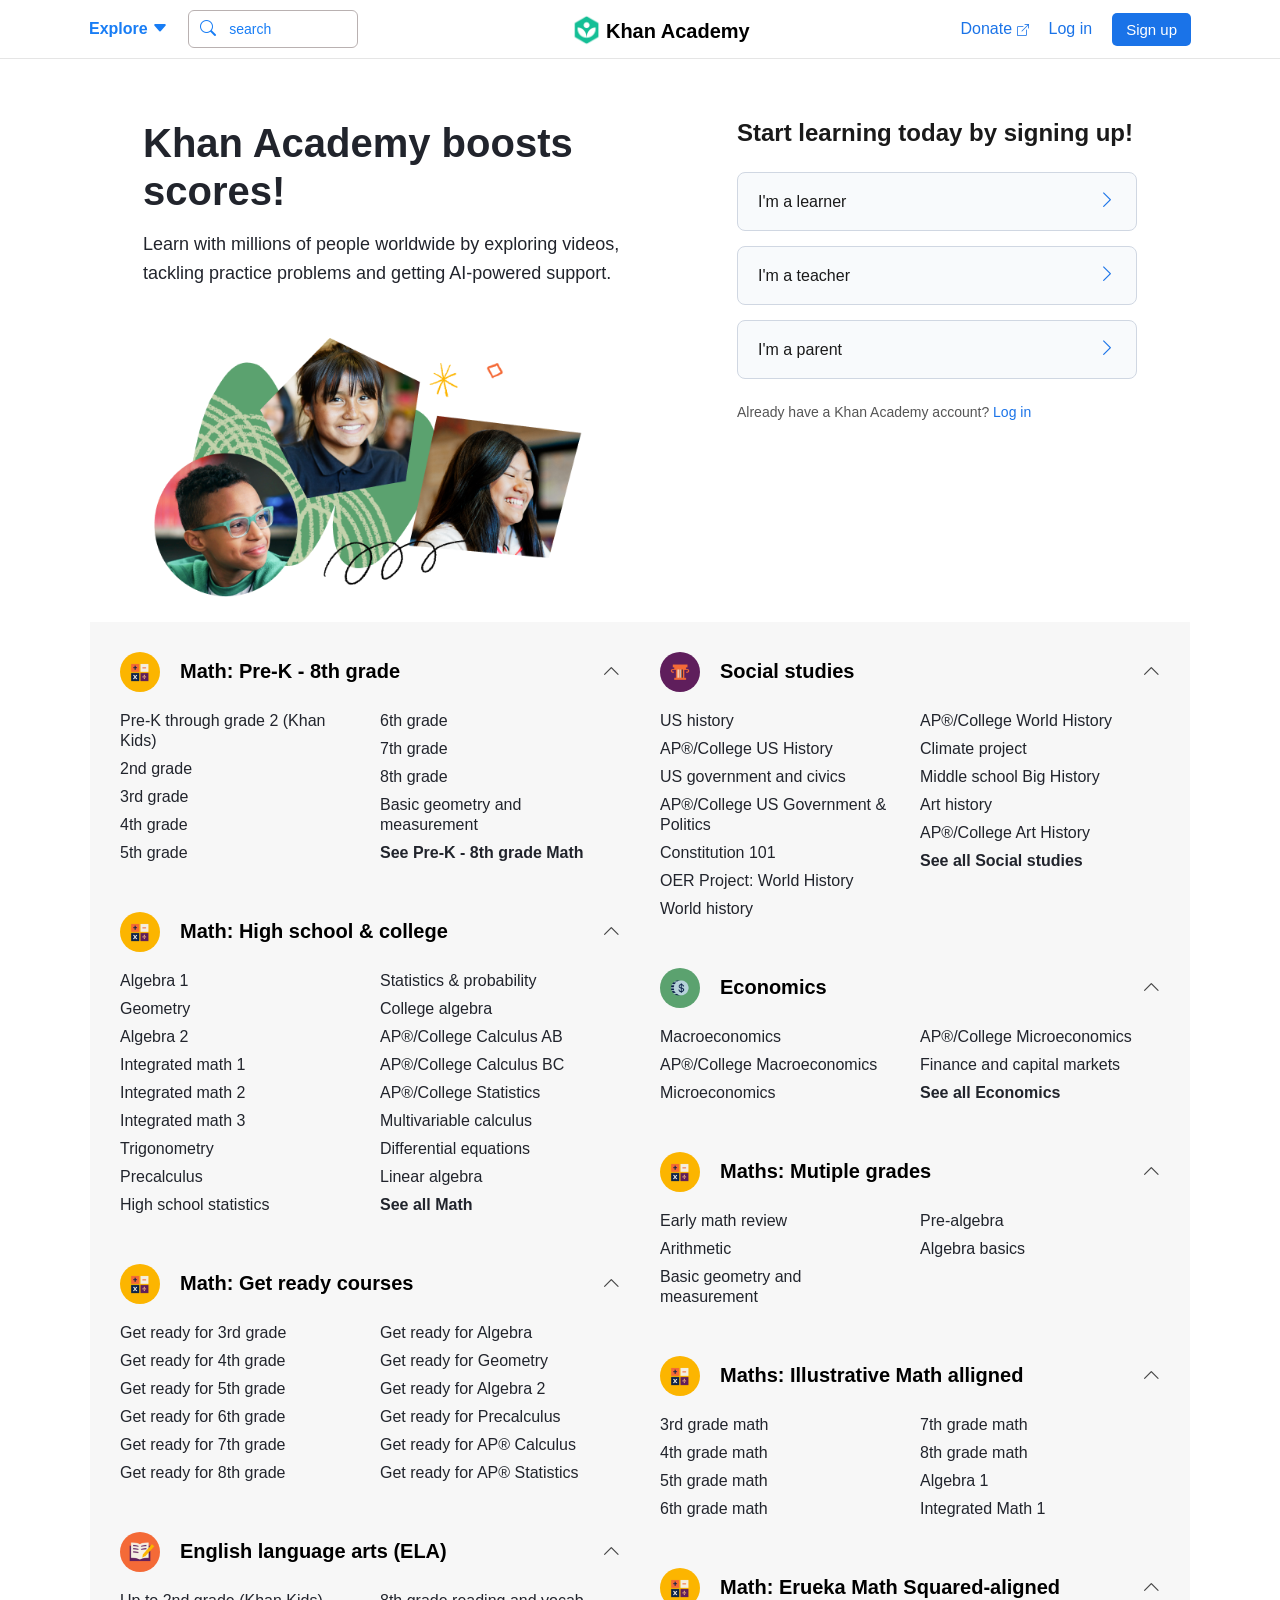
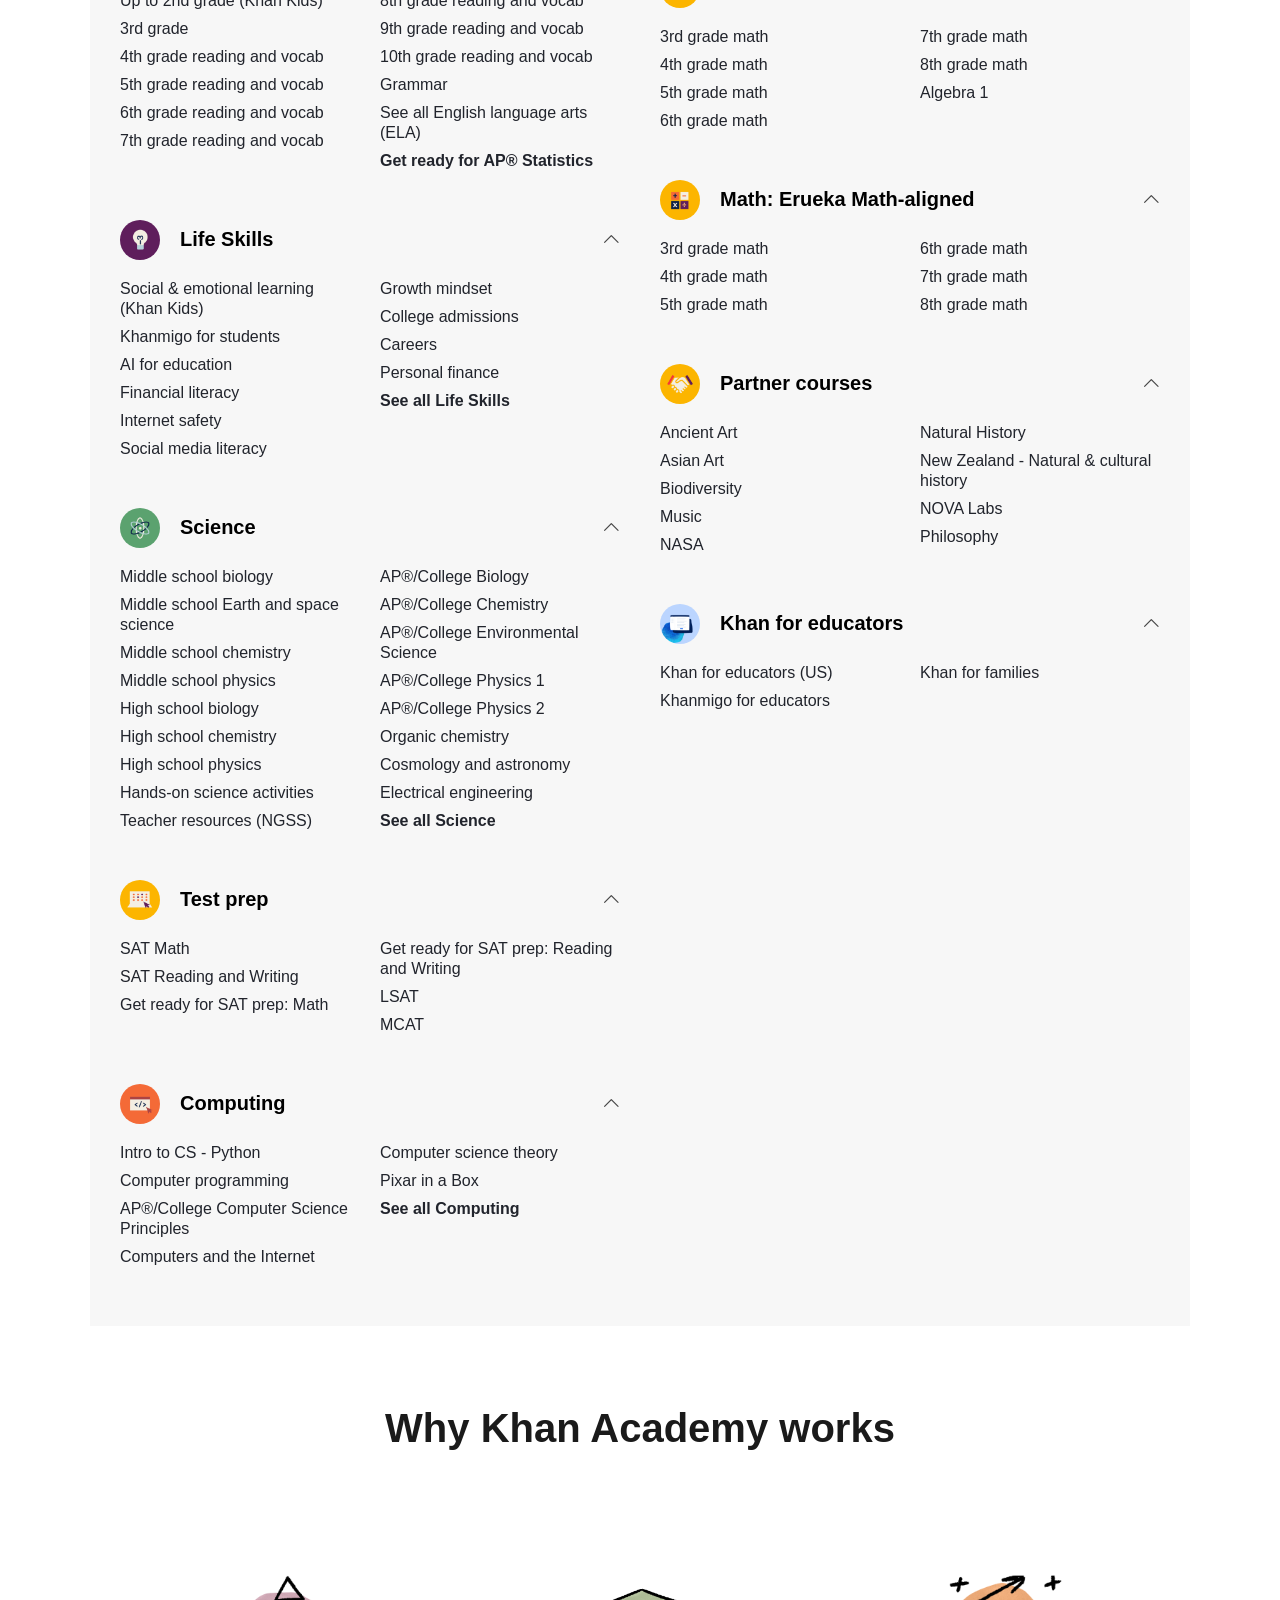
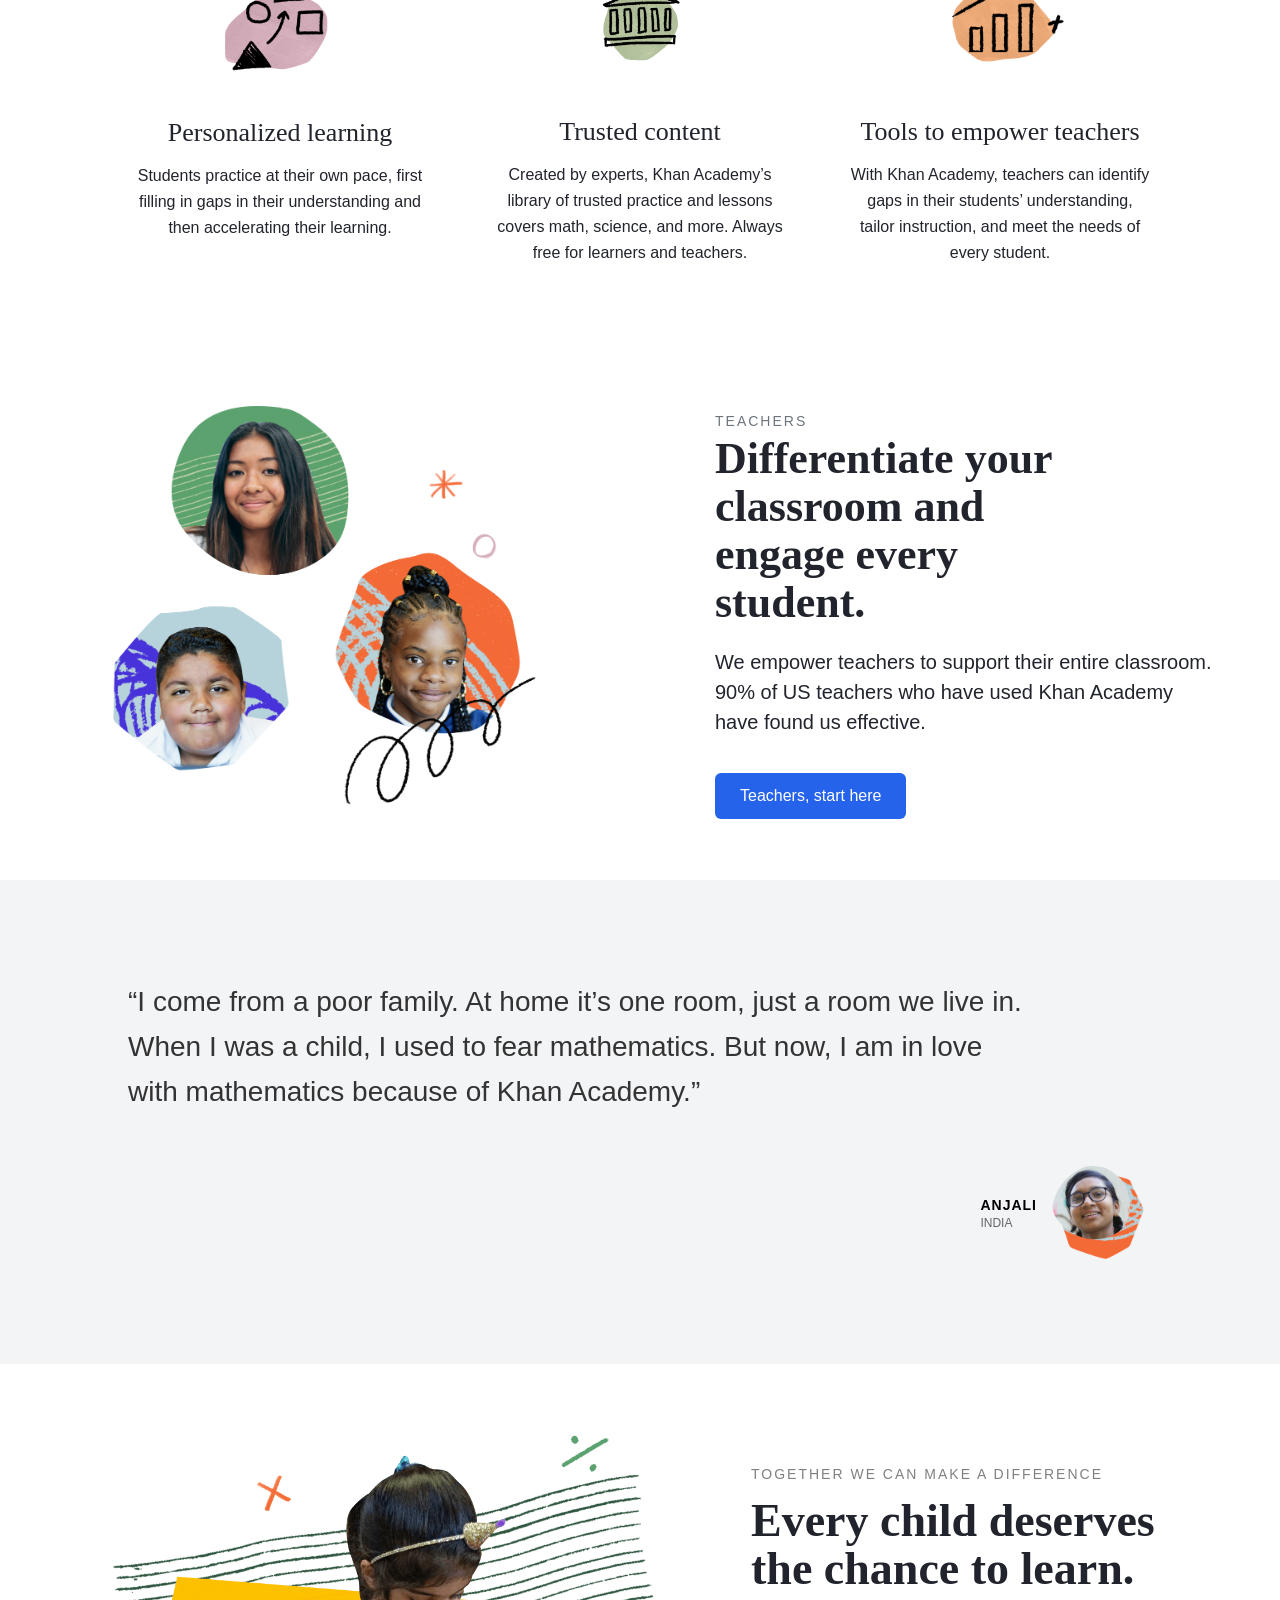
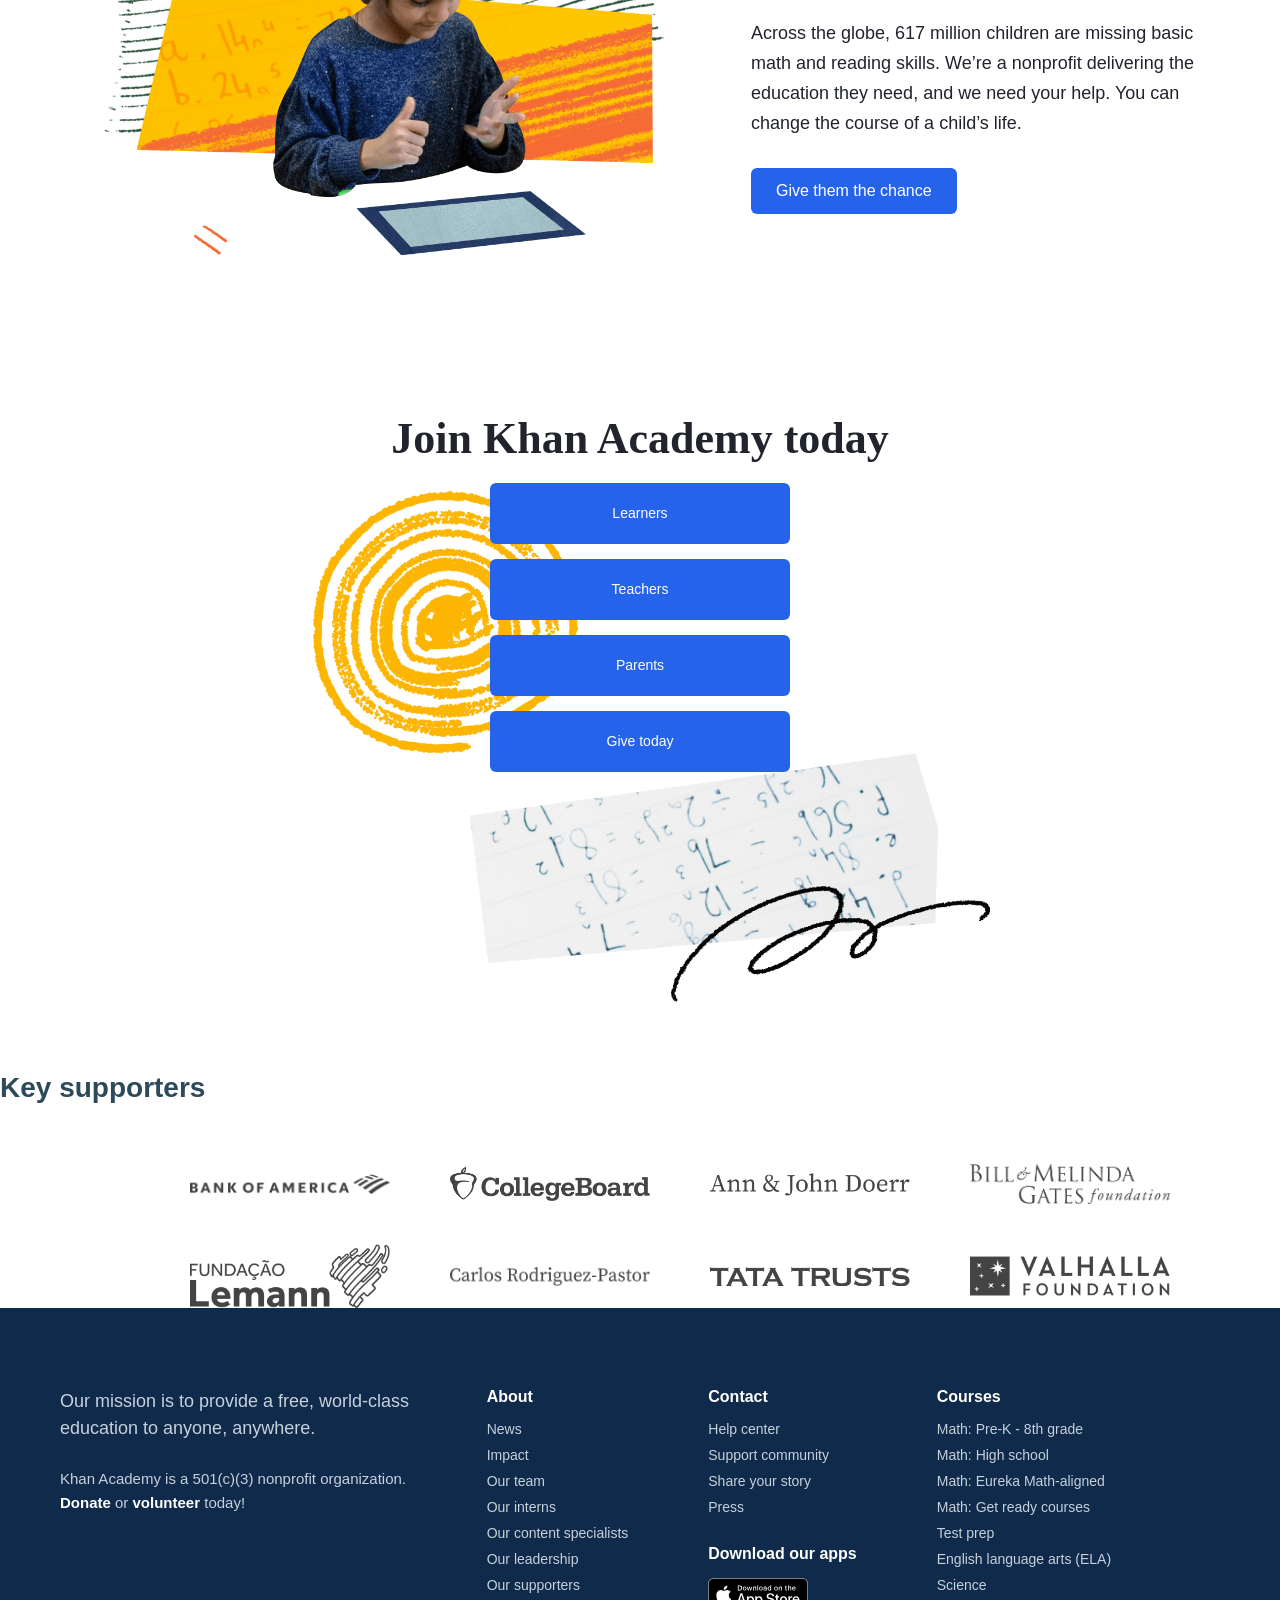
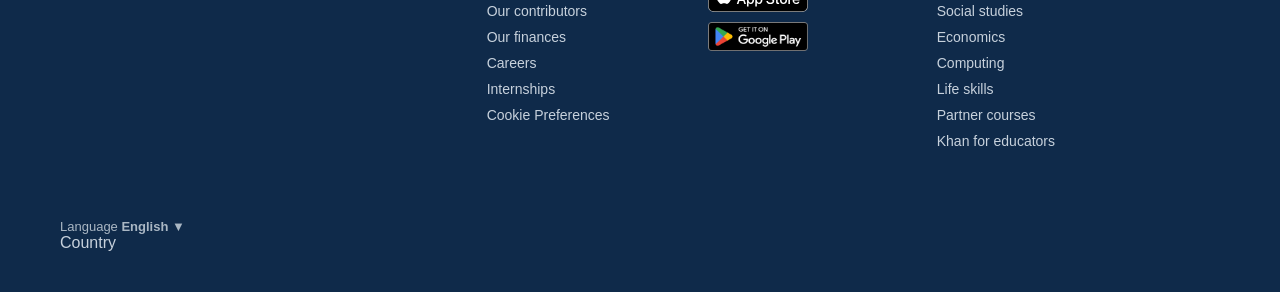
<file: index.html>
<!DOCTYPE html>
<html lang="en">

<head>
    <link rel="stylesheet" href="./css/index.css">
    <meta charset="UTF-8">
    <meta name="viewport" content="width=device-width, initial-scale=1.0">
    <title>khan</title>
    <link rel="stylesheet" href="https://cdn.jsdelivr.net/npm/bootstrap-icons@1.13.1/font/bootstrap-icons.min.css">
</head>

<body>
    <div class="navbase">
        <nav class="navbar">
            <div class="nav-left">

                <div class="explore-wrapper">
                    <a href="#" class="explore-btn">Explore <i class="bi bi-caret-down-fill"></i> </a>
                    <div class="dropdown3">


                        <div class="left">
                            <div class="item">Math: Pre-K - 8th grade</div>
                            <div class="item">Math: High school & college</div>
                            <div class="item">Math: Multiple grades</div>
                            <div class="item">Math: Illustrative Math-aligned</div>
                            <div class="item">Math: Eureka Math Squared-aligned</div>
                            <div class="item active">Math: Eureka Math-aligned</div>
                            <div class="item">Math: Get ready courses</div>
                            <div class="item">Test prep</div>
                            <div class="item">English language arts (ELA)</div>
                            <div class="item">Science</div>
                            <div class="item">Social studies</div>
                            <div class="item">Economics</div>
                            <div class="item">Computing</div>
                            <div class="item">Life skills</div>
                        </div>


                        <div class="right">
                            <div class="content">
                                <h4>MATH: EUREKA MATH-ALIGNED</h4>
                                <p>3rd grade math</p>
                                <p>4th grade math</p>
                                <p>5th grade math</p>
                                <p>6th grade math</p>
                                <p>7th grade math</p>
                                <p>8th grade math</p>
                            </div>
                        </div>

                    </div>
                </div>
                <div class="search-container">
                    <i class="bi bi-search" id="now"></i>
                    <input type="text" placeholder="search" id="now">
                </div>
            </div>
            <div class="nav-center">
                <img src="./mutimedia/image/original logo.png" alt="logo">
                <span>Khan Academy</span>
            </div>
            
            <div class="nav-right">
                <a href="./html/page2.html">Donate <i class="bi bi-box-arrow-up-right" id="icon"></i></a>
                <a href="./html/page5.html">Log in</a>
                <button>Sign up</button>
            </div>
            <div class="after">
                <i class="bi bi-search"></i>
                <a href="./html/page5.html"><i class="bi bi-list" id="spa"></i></a>
            </div>

        </nav>
    </div>
    <div class="total-hero">
        <div class="hero">
            <div class="hero-left">
                <h5>Khan Academy boosts scores!</h5>
                <p>Learn with millions of people worldwide by exploring videos, tackling practice problems and getting
                    AI-powered support.</p>
                <img src="./mutimedia/image/firstimage.png" alt="">
            </div>
            <div class="hero-right">

                <h3>Start learning today by signing up!</h3>

                <div class="role-card">
                    <span>I'm a learner</span>
                    <i class="bi bi-chevron-right"></i>
                </div>

                <div class="role-card">
                    <span>I'm a teacher</span>
                    <i class="bi bi-chevron-right"></i>
                </div>

                <div class="role-card">
                    <span>I'm a parent</span>
                    <i class="bi bi-chevron-right"></i>
                </div>

                <p class="login-text">
                    Already have a Khan Academy account?
                    <a href="./html/page5.html">Log in</a>
                </p>
                <div class="khanhide">
                    <h5>Khan Academy boosts scores!</h5>
                    <p>Learn with millions of people worldwide by exploring videos, tackling practice problems and
                        getting
                        AI-powered support.</p>
                </div>

            </div>
        </div>
    </div>
    <div class="explore-menu">

        <div class="explore-left">

            <div class="menu-section">

                <div class="menu-title">
                    <span class="icon"><img src="./mutimedia/image/maths.png" alt=""></span>
                    <h3>Math: Pre-K - 8th grade</h3>
                    <span class="arrow"><i class="bi bi-chevron-up"></i></span>
                </div>

                <div class="menu-content">

                    <div class="menu-column">
                        <a href="#">Pre-K through grade 2 (Khan Kids)</a>
                        <a href="#">2nd grade</a>
                        <a href="#">3rd grade</a>
                        <a href="#">4th grade</a>
                        <a href="#">5th grade</a>
                    </div>

                    <div class="menu-column">
                        <a href="#">6th grade</a>
                        <a href="#">7th grade</a>
                        <a href="#">8th grade</a>
                        <a href="#">Basic geometry and measurement</a>
                        <a href="#"><strong>See Pre-K - 8th grade Math</strong></a>
                    </div>

                </div>

            </div>

            <div class="menu-section">
                <div class="menu-title">
                    <span class="icon"><img src="./mutimedia/image/maths.png" alt=""></span>
                    <h3>Math: High school & college</h3>
                    <span class="arrow"><i class="bi bi-chevron-up"></i></span>
                </div>

                <div class="menu-content">

                    <div class="menu-column">
                        <a href="#">Algebra 1</a>
                        <a href="#">Geometry</a>
                        <a href="#">Algebra 2</a>
                        <a href="#">Integrated math 1</a>
                        <a href="#">Integrated math 2</a>
                        <a href="#">Integrated math 3</a>
                        <a href="#">Trigonometry</a>
                        <a href="#">Precalculus</a>
                        <a href="#">High school statistics</a>
                    </div>

                    <div class="menu-column">
                        <a href="#">Statistics & probability</a>
                        <a href="#">College algebra</a>
                        <a href="#">AP®/College Calculus AB</a>
                        <a href="#">AP®/College Calculus BC</a>
                        <a href="#">AP®/College Statistics</a>
                        <a href="#">Multivariable calculus</a>
                        <a href="#">Differential equations</a>
                        <a href="#">Linear algebra</a>
                        <a href="#"><strong>See all Math</strong></a>
                    </div>

                </div>

            </div>

            <div class="menu-section">
                <div class="menu-title">
                    <span class="icon"><img src="./mutimedia/image/maths.png" alt=""></span>
                    <h3>Math: Get ready courses</h3>
                    <span class="arrow"><i class="bi bi-chevron-up"></i></span>
                </div>
                <div class="menu-content">

                    <div class="menu-column">
                        <a href="#">Get ready for 3rd grade</a>
                        <a href="#">Get ready for 4th grade</a>
                        <a href="#">Get ready for 5th grade</a>
                        <a href="#">Get ready for 6th grade</a>
                        <a href="#">Get ready for 7th grade</a>
                        <a href="#">Get ready for 8th grade</a>

                    </div>

                    <div class="menu-column">
                        <a href="#">Get ready for Algebra</a>
                        <a href="#">Get ready for Geometry</a>
                        <a href="#">Get ready for Algebra 2</a>
                        <a href="#">Get ready for Precalculus</a>
                        <a href="#">Get ready for AP® Calculus</a>
                        <a href="#">Get ready for AP® Statistics</a>

                    </div>

                </div>
            </div>
            <div class="menu-section">
                <div class="menu-title">
                    <span class="icon"><img src="./mutimedia/image/english.png" alt=""></span>
                    <h3>English language arts (ELA)</h3>
                    <span class="arrow"><i class="bi bi-chevron-up"></i></span>
                </div>
                <div class="menu-content">

                    <div class="menu-column">
                        <a href="#">Up to 2nd grade (Khan Kids)</a>
                        <a href="#">3rd grade</a>
                        <a href="#">4th grade reading and vocab</a>
                        <a href="#">5th grade reading and vocab</a>
                        <a href="#">6th grade reading and vocab</a>
                        <a href="#">7th grade reading and vocab</a>

                    </div>

                    <div class="menu-column">
                        <a href="#">8th grade reading and vocab</a>
                        <a href="#">9th grade reading and vocab</a>
                        <a href="#">10th grade reading and vocab</a>
                        <a href="#">Grammar</a>
                        <a href="#">See all English language arts (ELA)</a>
                        <a href="#"><strong>Get ready for AP® Statistics</strong></a>

                    </div>

                </div>
            </div>
            <div class="menu-section">
                <div class="menu-title">
                    <span class="icon"><img src="./mutimedia/image/life skills.png" alt=""></span>
                    <h3>Life Skills</h3>
                    <span class="arrow"><i class="bi bi-chevron-up"></i></span>
                </div>
                <div class="menu-content">

                    <div class="menu-column">
                        <a href="#">Social & emotional learning (Khan Kids)</a>
                        <a href="#">Khanmigo for students</a>
                        <a href="#">AI for education</a>
                        <a href="#">Financial literacy</a>
                        <a href="#">Internet safety</a>
                        <a href="#">Social media literacy</a>

                    </div>

                    <div class="menu-column">
                        <a href="#">Growth mindset</a>
                        <a href="#">College admissions</a>
                        <a href="#">Careers</a>
                        <a href="#">Personal finance</a>
                        <a href="#"><strong>See all Life Skills</strong></a>


                    </div>

                </div>
            </div>
            <div class="menu-section">
                <div class="menu-title">
                    <span class="icon"><img src="./mutimedia/image/science.png" alt=""></span>
                    <h3>Science</h3>
                    <span class="arrow"><i class="bi bi-chevron-up"></i></span>
                </div>
                <div class="menu-content">

                    <div class="menu-column">
                        <a href="#">Middle school biology</a>
                        <a href="#">Middle school Earth and space science </a>
                        <a href="#">Middle school chemistry</a>
                        <a href="#">Middle school physics</a>
                        <a href="#">High school biology</a>
                        <a href="#">High school chemistry</a>
                        <a href="#">High school physics</a>
                        <a href="#">Hands-on science activities
                        </a>
                        <a href="#">Teacher resources (NGSS)</a>

                    </div>

                    <div class="menu-column">
                        <a href="#">AP®︎/College Biology</a>
                        <a href="#">AP®︎/College Chemistry</a>
                        <a href="#">AP®︎/College Environmental Science</a>
                        <a href="#">AP®︎/College Physics 1</a>
                        <a href="#">AP®︎/College Physics 2</a>
                        <a href="#">Organic chemistry</a>
                        <a href="#">Cosmology and astronomy</a>
                        <a href="#">Electrical engineering</a>
                        <a href="#"><strong>See all Science</strong></a>

                    </div>

                </div>
            </div>
            <div class="menu-section">
                <div class="menu-title">
                    <span class="icon"><img src="./mutimedia/image/testprep.png" alt=""></span>
                    <h3>Test prep</h3>
                    <span class="arrow"><i class="bi bi-chevron-up"></i></span>
                </div>
                <div class="menu-content">

                    <div class="menu-column">
                        <a href="#">SAT Math</a>
                        <a href="#">SAT Reading and Writing</a>
                        <a href="#">Get ready for SAT prep: Math</a>


                    </div>

                    <div class="menu-column">
                        <a href="#">Get ready for SAT prep: Reading and Writing</a>
                        <a href="#">LSAT</a>
                        <a href="#">MCAT</a>


                    </div>

                </div>

            </div>
            <div class="menu-section">
                <div class="menu-title">
                    <span class="icon"><img src="./mutimedia/image/computing.png" alt=""></span>
                    <h3>Computing</h3>
                    <span class="arrow"><i class="bi bi-chevron-up"></i></span>
                </div>
                <div class="menu-content">

                    <div class="menu-column">
                        <a href="#">Intro to CS - Python</a>
                        <a href="#">Computer programming </a>
                        <a href="#">AP®︎/College Computer Science Principles</a>
                        <a href="#">Computers and the Internet</a>


                    </div>

                    <div class="menu-column">
                        <a href="#">Computer science theory</a>
                        <a href="#">Pixar in a Box</a>
                        <a href="#"><strong>See all Computing</strong></a>


                    </div>

                </div>
            </div>
        </div>


        <div class="explore-right">

            <div class="menu-section">
                <div class="menu-title">
                    <span class="icon"><img src="./mutimedia/image/socialstudies.png" alt=""></span>
                    <h3>Social studies</h3>
                    <span class="arrow"><i class="bi bi-chevron-up"></i></span>
                </div>

                <div class="menu-content">

                    <div class="menu-column">
                        <a href="#">US history</a>
                        <a href="#">AP®/College US History</a>
                        <a href="#">US government and civics</a>
                        <a href="#">AP®/College US Government & Politics</a>
                        <a href="#">Constitution 101</a>
                        <a href="#">OER Project: World History</a>
                        <a href="#">World history</a>
                    </div>

                    <div class="menu-column">
                        <a href="#">AP®/College World History</a>
                        <a href="#">Climate project</a>
                        <a href="#">Middle school Big History</a>
                        <a href="#">Art history</a>
                        <a href="#">AP®/College Art History</a>
                        <a href="#"><strong>See all Social studies</strong></a>
                    </div>

                </div>
            </div>


            <div class="menu-section">
                <div class="menu-title">
                    <span class="icon"><img src="./mutimedia/image/economics.png" alt=""></span>
                    <h3>Economics</h3>
                    <span class="arrow"><i class="bi bi-chevron-up"></i></span>
                </div>

                <div class="menu-content">

                    <div class="menu-column">
                        <a href="#">Macroeconomics</a>
                        <a href="#">AP®/College Macroeconomics</a>
                        <a href="#"> Microeconomics</a>
                    </div>

                    <div class="menu-column">
                        <a href="#">AP®/College Microeconomics</a>
                        <a href="#">Finance and capital markets</a>
                        <a href="#"><strong>See all Economics</strong></a>
                    </div>

                </div>
            </div>
            <div class="menu-section">
                <div class="menu-title">
                    <span class="icon"><img src="./mutimedia/image/maths.png" alt=""></span>
                    <h3>Maths: Mutiple grades</h3>
                    <span class="arrow"><i class="bi bi-chevron-up"></i></span>
                </div>

                <div class="menu-content">

                    <div class="menu-column">
                        <a href="#">Early math review</a>
                        <a href="#">Arithmetic</a>
                        <a href="#"> Basic geometry and measurement</a>
                    </div>

                    <div class="menu-column">
                        <a href="#">Pre-algebra</a>
                        <a href="#">Algebra basics</a>

                    </div>

                </div>
            </div>
            <div class="menu-section">
                <div class="menu-title">
                    <span class="icon"><img src="./mutimedia/image/maths.png" alt=""></span>
                    <h3>Maths: Illustrative Math alligned</h3>
                    <span class="arrow"><i class="bi bi-chevron-up"></i></span>
                </div>

                <div class="menu-content">

                    <div class="menu-column">
                        <a href="#">3rd grade math</a>
                        <a href="#">4th grade math</a>
                        <a href="#">5th grade math</a>
                        <a href="#">6th grade math</a>
                    </div>

                    <div class="menu-column">
                        <a href="#">7th grade math</a>
                        <a href="#">8th grade math</a>
                        <a href="#">Algebra 1</a>
                        <a href="#">Integrated Math 1</a>
                    </div>

                </div>
            </div>
            <div class="menu-section">
                <div class="menu-title">
                    <span class="icon"><img src="./mutimedia/image/maths.png" alt=""></span>
                    <h3>Math: Erueka Math Squared-aligned</h3>
                    <span class="arrow"><i class="bi bi-chevron-up"></i></span>
                </div>

                <div class="menu-content">

                    <div class="menu-column">
                        <a href="#">3rd grade math</a>
                        <a href="#">4th grade math</a>
                        <a href="#">5th grade math</a>
                        <a href="#">6th grade math</a>
                    </div>

                    <div class="menu-column">
                        <a href="#">7th grade math</a>
                        <a href="#">8th grade math</a>
                        <a href="#">Algebra 1</a>
                    </div>

                </div>
            </div>
            <div class="menu-section">
                <div class="menu-title">
                    <span class="icon"><img src="./mutimedia/image/maths.png" alt=""></span>
                    <h3>Math: Erueka Math-aligned</h3>
                    <span class="arrow"><i class="bi bi-chevron-up"></i></span>
                </div>

                <div class="menu-content">

                    <div class="menu-column">
                        <a href="#">3rd grade math</a>
                        <a href="#">4th grade math</a>
                        <a href="#">5th grade math</a>
                    </div>

                    <div class="menu-column">
                        <a href="#">6th grade math</a>
                        <a href="#">7th grade math</a>
                        <a href="#">8th grade math</a>
                    </div>

                </div>
            </div>
            <div class="menu-section">
                <div class="menu-title">
                    <span class="icon"><img src="./mutimedia/image/partnercourses.png" alt=""></span>
                    <h3>Partner courses</h3>
                    <span class="arrow"><i class="bi bi-chevron-up"></i></span>
                </div>

                <div class="menu-content">

                    <div class="menu-column">
                        <a href="#">Ancient Art</a>
                        <a href="#">Asian Art</a>
                        <a href="#">Biodiversity</a>
                        <a href="#">Music</a>
                        <a href="#">NASA</a>
                    </div>

                    <div class="menu-column">
                        <a href="#">Natural History</a>
                        <a href="#">New Zealand - Natural & cultural history</a>
                        <a href="#">NOVA Labs</a>
                        <a href="#">Philosophy</a>
                    </div>

                </div>
            </div>
            <div class="menu-section">
                <div class="menu-title">
                    <span class="icon"><img src="./mutimedia/image/khan for educators.png" alt=""></span>
                    <h3>Khan for educators</h3>
                    <span class="arrow"><i class="bi bi-chevron-up"></i></span>
                </div>

                <div class="menu-content">

                    <div class="menu-column">
                        <a href="#">Khan for educators (US)</a>
                        <a href="#">Khanmigo for educators</a>

                    </div>

                    <div class="menu-column">
                        <a href="#">Khan for families</a>

                    </div>

                </div>
            </div>

        </div>

    </div>
    <section class="why-section">
        <h1>Why Khan Academy works</h1>

        <div class="features">

            <div class="feature">
                <div class="ico"><img src="./mutimedia/image/sec1.png" alt=""></div>
                <h3>Personalized learning</h3>
                <p>
                    Students practice at their own pace, first filling in gaps in their
                    understanding and then accelerating their learning.
                </p>
            </div>

            <div class="feature">
                <div class="ico"><img src="./mutimedia/image/sec2.png" alt=""></div>
                <h3>Trusted content</h3>
                <p>
                    Created by experts, Khan Academy’s library of trusted practice and
                    lessons covers math, science, and more. Always free for learners and teachers.
                </p>
            </div>

            <div class="feature">
                <div class="ico"><img src="./mutimedia/image/sec3.png" alt=""></div>
                <h3>Tools to empower teachers</h3>
                <p>
                    With Khan Academy, teachers can identify gaps in their students’
                    understanding, tailor instruction, and meet the needs of every student.
                </p>
            </div>

        </div>
    </section>
    <section class="hero2">


        <div class="imagess">
            <div class="img">
                <img src="./mutimedia/image/hero2.png" alt="">
            </div>


        </div>
        </div>


        <div class="content">
            <p class="tag">TEACHERS</p>
            <h1 id="cont">Differentiate your classroom and engage every student.</h1>
            <p id="desc">
                We empower teachers to support their entire classroom.
                90% of US teachers who have used Khan Academy have found us effective.
            </p>

            <button id="button">Teachers, start here</button>
        </div>

    </section>
    <!-- <section class="hero3">
        <div class="image4">
            <img src="./mutimedia/image/laptop.png" alt="">
        </div>
      
        <div class="content2">
            <p class="tag2">LEARNERS AND STUDENTS</p>

            <h1>
                <span class="highlight">You</span> can learn <br> anything.
            </h1>

            <p class="desc2">
                Build a deep, solid understanding in math, science, and more.
            </p>

            <button>Learners, start here</button>
        </div>

        
        <div class="image2">
            <img src="./mutimedia/image/laptop.png" alt="">
        </div>

    </section> -->
    <section class="testimonial">

        <div class="container">


            <p class="quote">
                “I come from a poor family. At home it’s one room, just a room we live in.
                When I was a child, I used to fear mathematics. But now, I am in love
                with mathematics because of Khan Academy.”
            </p>


            <div class="profile">
                <div class="info">
                    <h4>ANJALI</h4>
                    <span>INDIA</span>
                </div>

                <div class="avatar">
                    <img src="./mutimedia/image/anjali-3.png" alt="">
                </div>
            </div>

        </div>

    </section>
    <section class="hero4">
        <div class="container4">


            <div class="hero4-left">
                <img src="./mutimedia/image/kid.png" alt="Child learning">
            </div>


            <div class="hero4-right">
                <p class="small-text">TOGETHER WE CAN MAKE A DIFFERENCE</p>

                <h1 class="title4">
                    Every child deserves the chance to learn.
                </h1>

                <p class="description4">
                    Across the globe, 617 million children are missing basic math and reading skills.
                    We’re a nonprofit delivering the education they need, and we need your help.
                    You can change the course of a child’s life.
                </p>

                <button id="button">Give them the chance</button>
            </div>

        </div>
    </section>
    <div class="join-container">

        <h1>Join Khan Academy today</h1>

        <div class="buttons">
            <button>Learners</button>
            <button>Teachers</button>
            <button>Parents</button>
            <button>Give today</button>
        </div>
        <div class="bg-image">
            <img src="./mutimedia/image/last_chance_collage@2x.png" alt="">
        </div>


    </div>
    <section class="supporters">
        <div class="wave-top"></div>
    
        <h2>Key supporters</h2>

        <div class="logos">
            <img src="./mutimedia/image/bank-of-america-dark-gray@2x.png" alt="Bank of America">
            <img src="./mutimedia/image/college-board-dark-gray@2x.png" alt="College Board">
            <img src="./mutimedia/image/ann-and-john-doerr-dark-gray@2x.png" alt="Ann & John Doerr">
            <img src="./mutimedia/image/gates-foundation-dark-gray@2x.png" alt="Gates Foundation">

            <img src="./mutimedia/image/lemann-foundation-dark-gray@2x.png" alt="Fundação Lemann">
            <img src="./mutimedia/image/carlos-rodriguez-pastor-dark-gray@2x.png" alt="Carlos Rodriguez-Pastor">
            <img src="./mutimedia/image/tata-trusts-dark-gray@2x.png" alt="Tata Trusts">
            <img src="./mutimedia/image/valhalla-dark-gray@2x.png" alt="Valhalla Foundation">
        </div>
    </section>
    <footer class="footer">

        <div class="footer-container">


            <div class="footer-left">
                <p class="mission">
                    Our mission is to provide a free, world-class education to anyone, anywhere.
                </p>

                <p class="donate">
                    Khan Academy is a 501(c)(3) nonprofit organization.
                    <a href="#">Donate</a> or <a href="#">volunteer</a> today!
                </p>
            </div>


            <div class="footer-links">


                <div class="col">
                    <h4>About</h4>
                    <a href="#">News</a>
                    <a href="#">Impact</a>
                    <a href="#">Our team</a>
                    <a href="#">Our interns</a>
                    <a href="#">Our content specialists</a>
                    <a href="#">Our leadership</a>
                    <a href="#">Our supporters</a>
                    <a href="#">Our contributors</a>
                    <a href="#">Our finances</a>
                    <a href="#">Careers</a>
                    <a href="#">Internships</a>
                    <a href="#">Cookie Preferences</a>
                </div>


                <div class="col">
                    <h4>Contact</h4>
                    <a href="#">Help center</a>
                    <a href="#">Support community</a>
                    <a href="#">Share your story</a>
                    <a href="#">Press</a>

                    <h4 class="apps-title">Download our apps</h4>
                    <img class="apps" src="./mutimedia/image/en-us.svg" class="store">
                    <img class="goog" src="./mutimedia/image/google.png" class="store">
                </div>


                <div class="col" id="close">
                    <h4>Courses</h4>
                    <a href="#">Math: Pre-K - 8th grade</a>
                    <a href="#">Math: High school </a>
                    <a href="#">Math: Eureka Math-aligned</a>
                    <a href="#">Math: Get ready courses</a>
                    <a href="#">Test prep</a>
                    <a href="#">English language arts (ELA)</a>
                    <a href="#">Science</a>
                    <a href="#">Social studies</a>
                    <a href="#">Economics</a>
                    <a href="#">Computing</a>
                    <a href="#">Life skills</a>
                    <a href="#">Partner courses</a>
                    <a href="#">Khan for educators</a>
                </div>

            </div>

        </div>


        <div class="footer-bottom">
            <div class="language">
                Language <strong>English</strong> ▼
            </div>

        </div>
        <div class="counting">
    <span class="country-title">Country</span>

    <!-- <div class="view">
        <div class="country-item">
            <img src="./mutimedia/image/us.png"> <span>U.S.</span>
        </div>

        <div class="country-item">
            <img src="./mutimedia/image/india.png"> <span>India</span>
        </div>

        <div class="country-item">
            <img src="./mutimedia/image/mexico.png"> <span>Mexico</span>
        </div>

        <div class="country-item">
            <img src="./mutimedia/image/brazil.png"> <span>Brazil</span>
        </div>
    </div> -->
</div>

    </footer>
</body>

<script>
    const sections = document.querySelectorAll(".menu-section");

    sections.forEach(section => {
        section.querySelector(".menu-title").addEventListener("click", () => {
            section.classList.toggle("active");
        });
    });
</script>

</html>
</file>
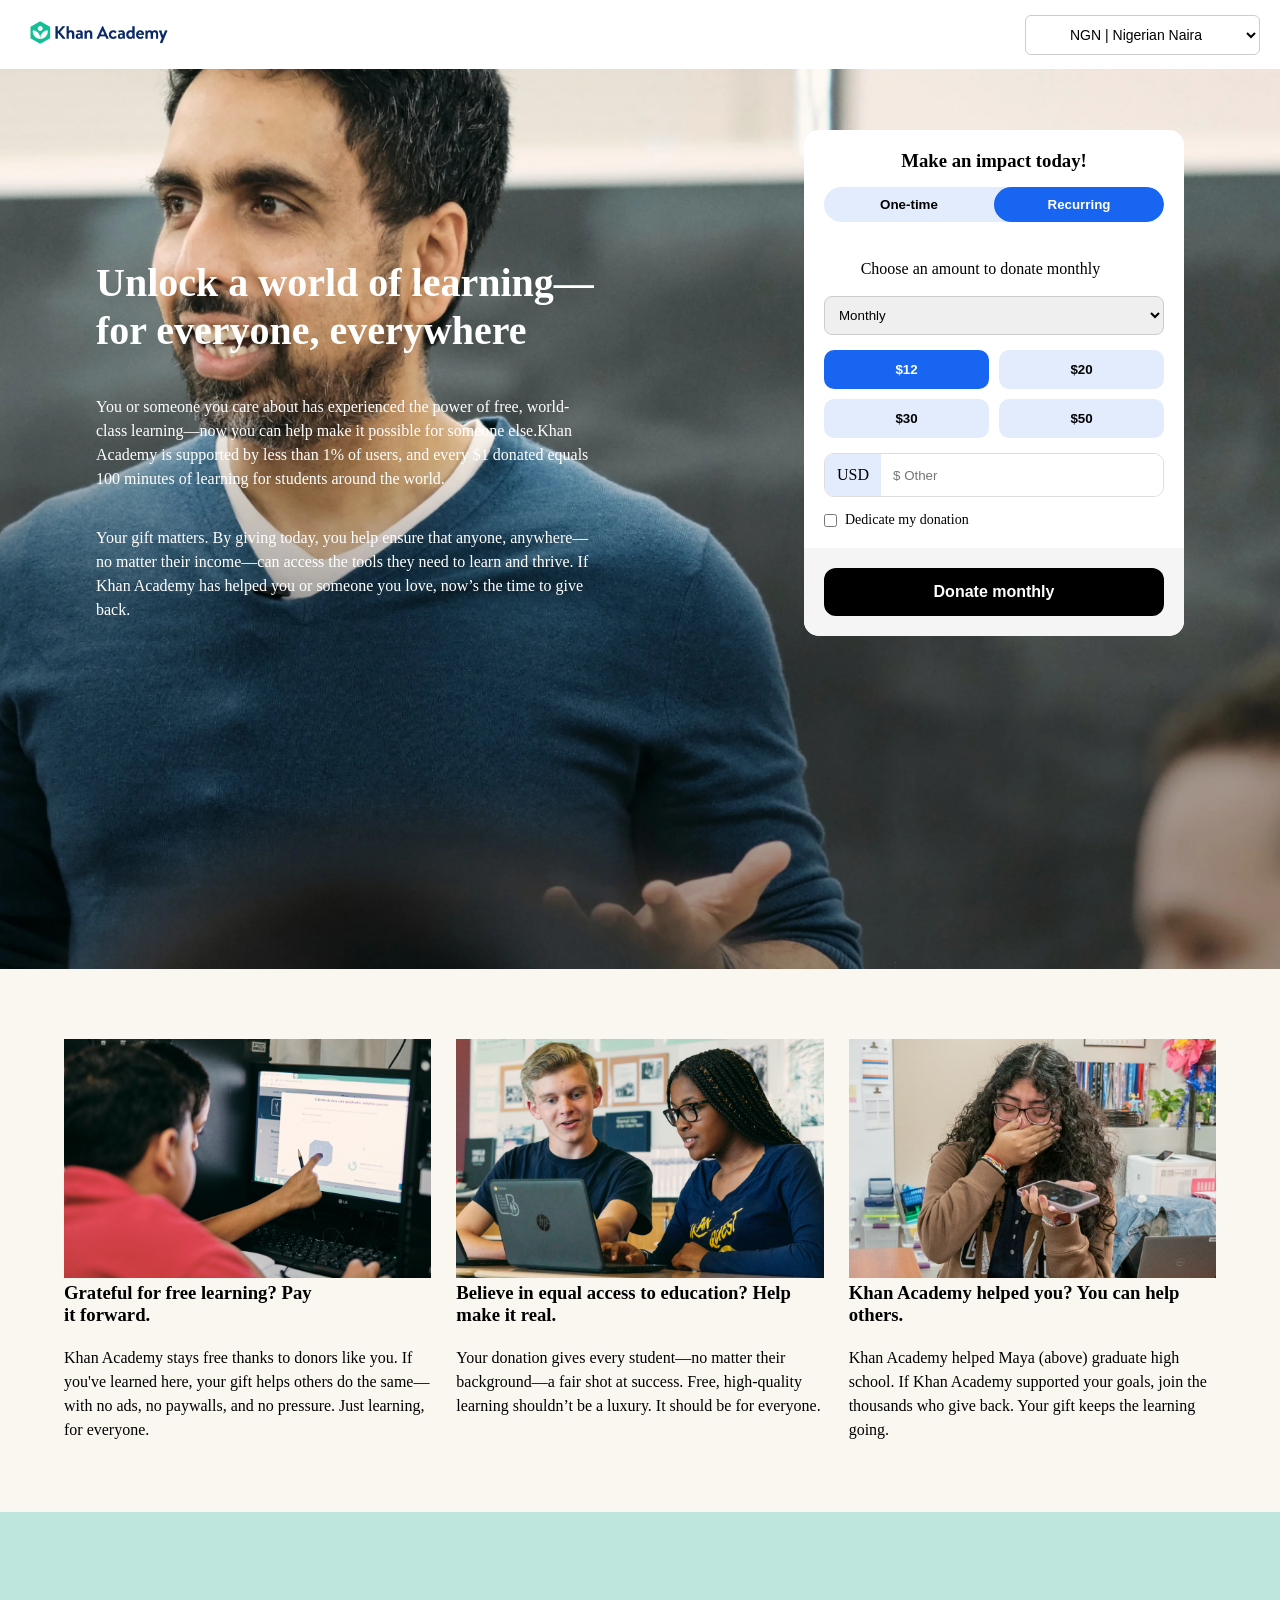
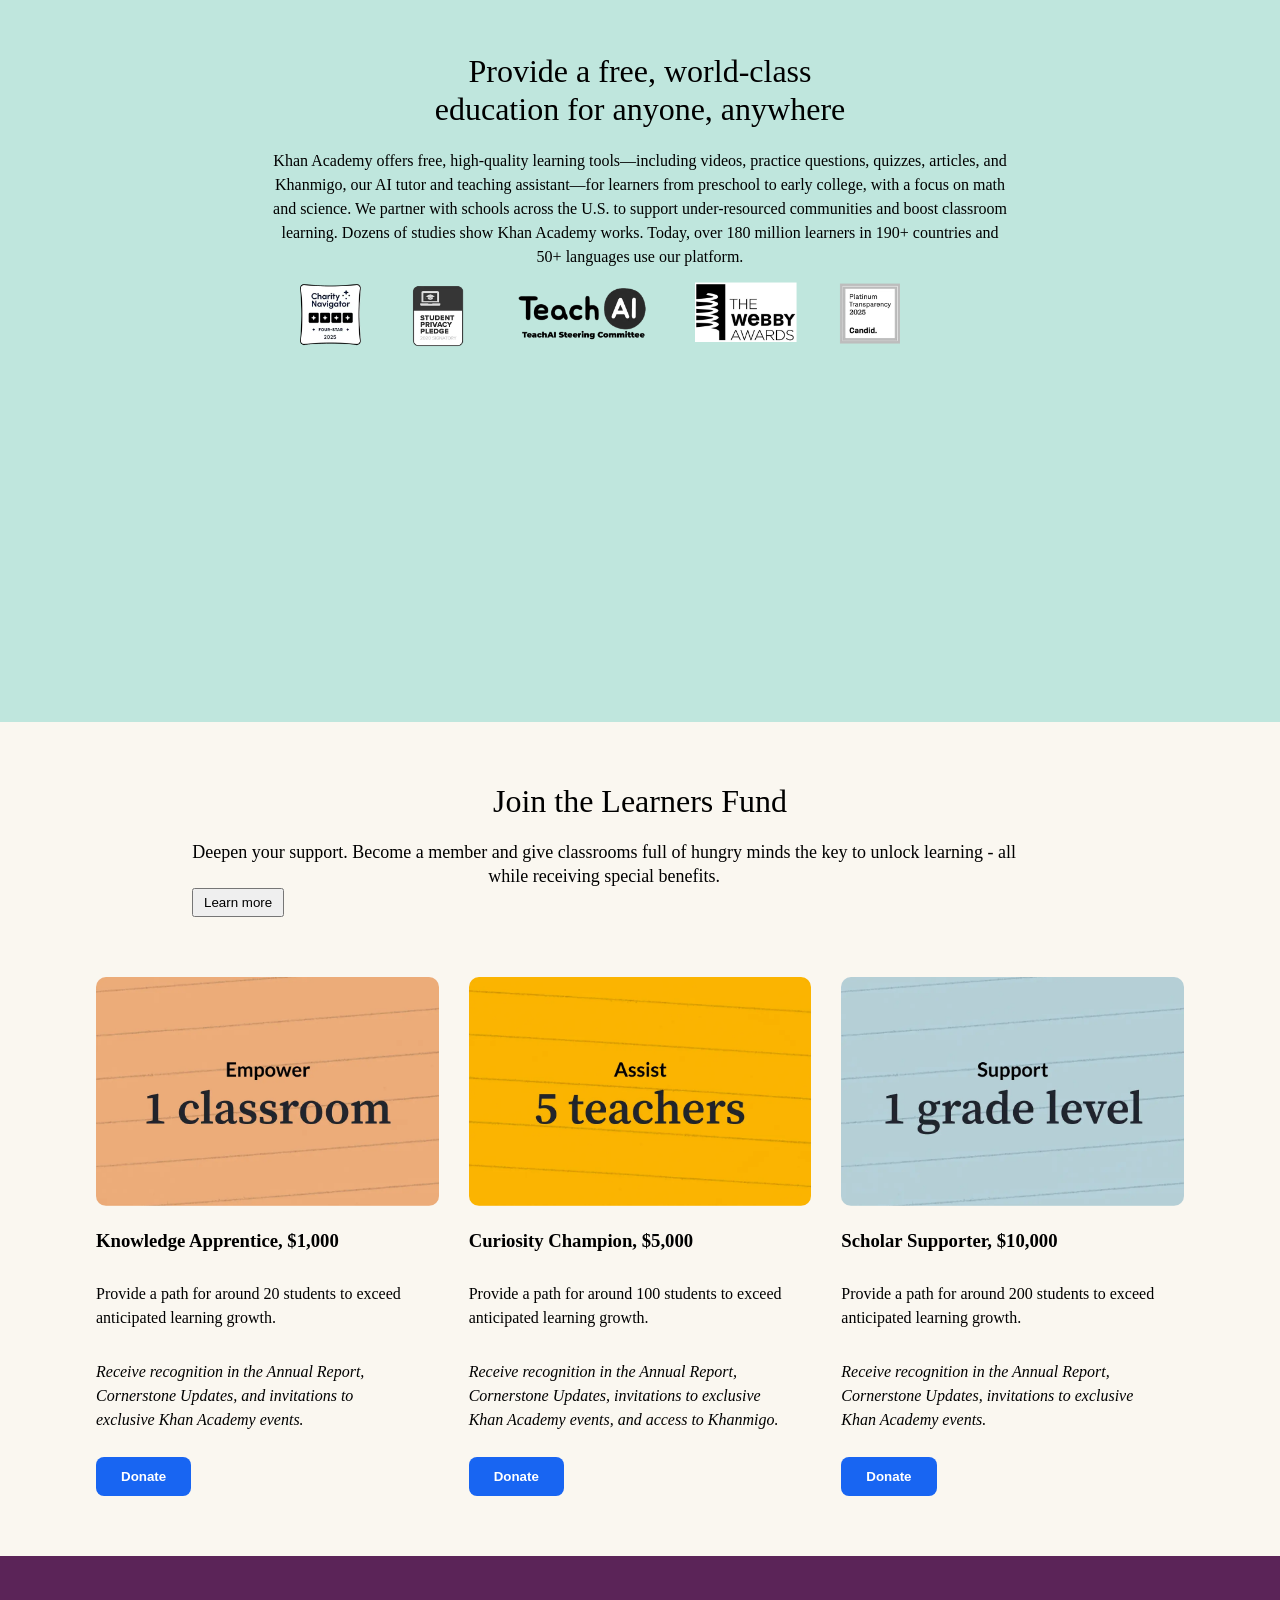
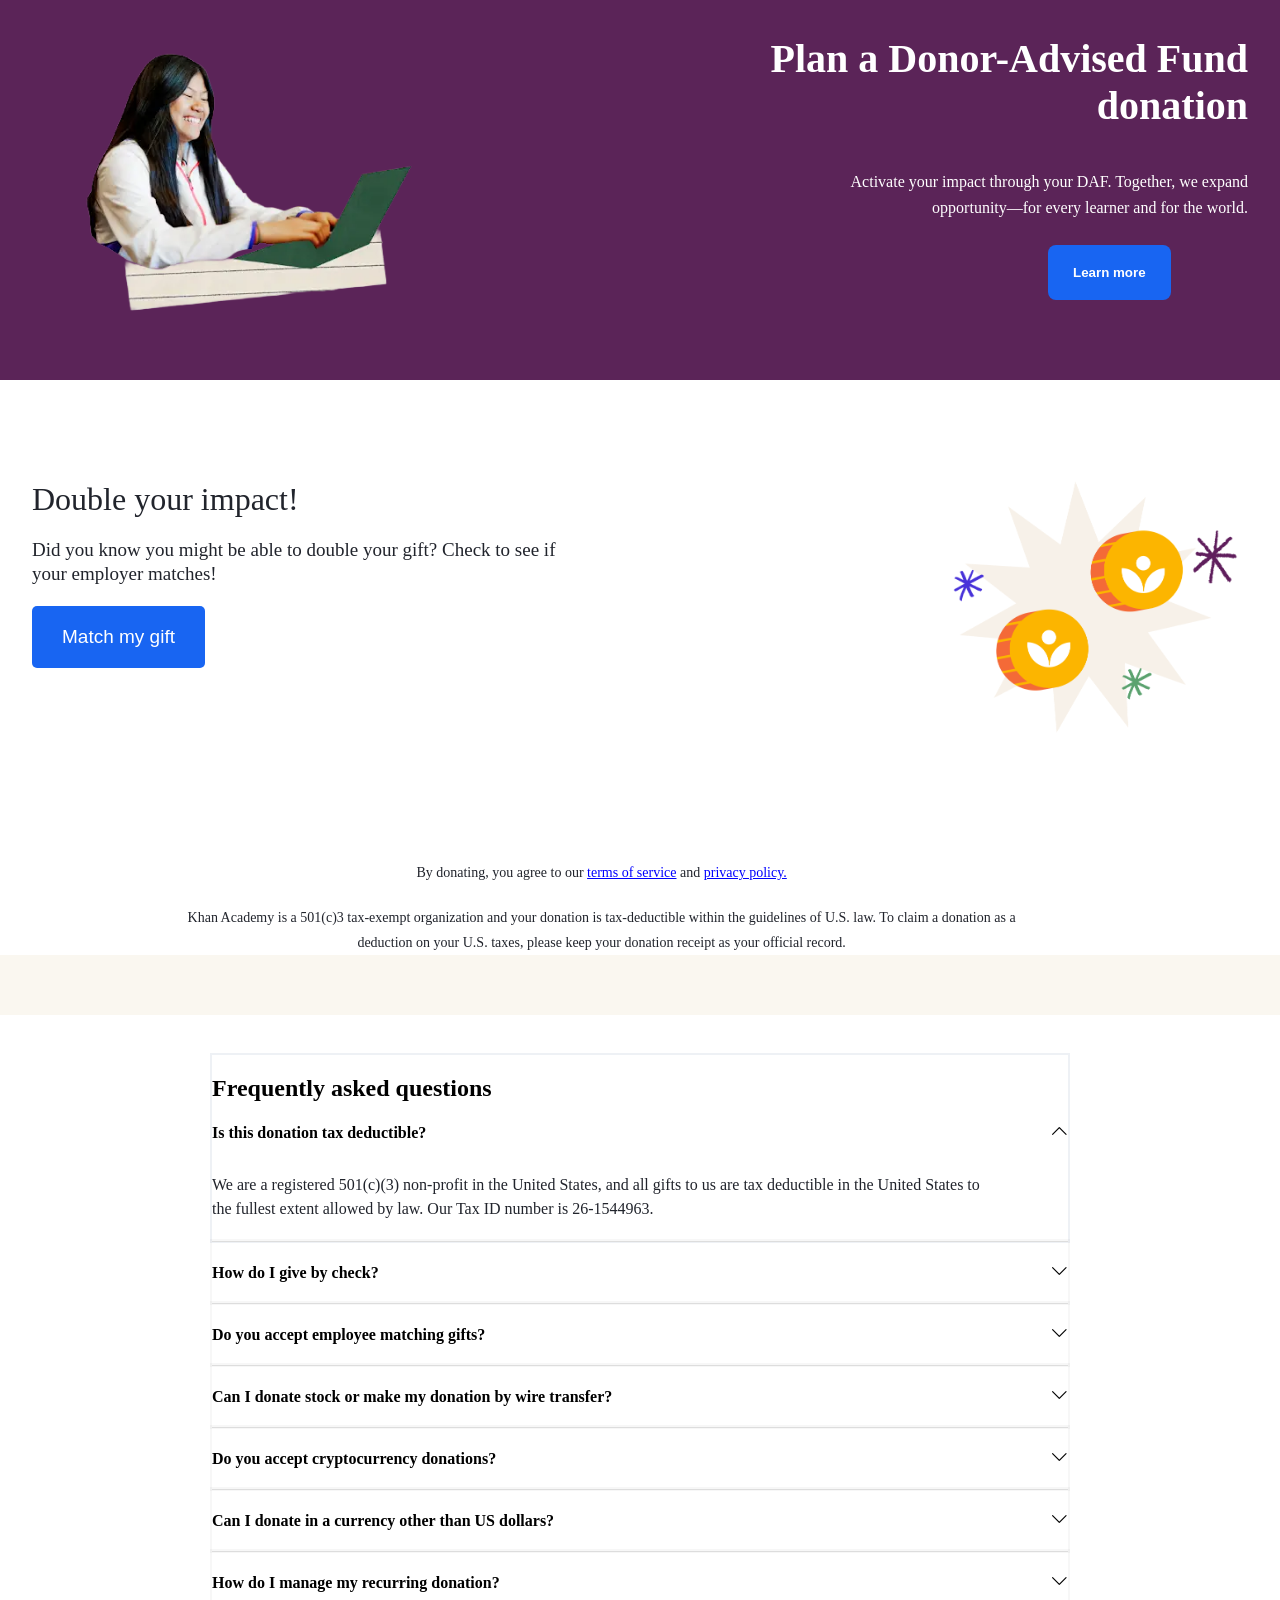
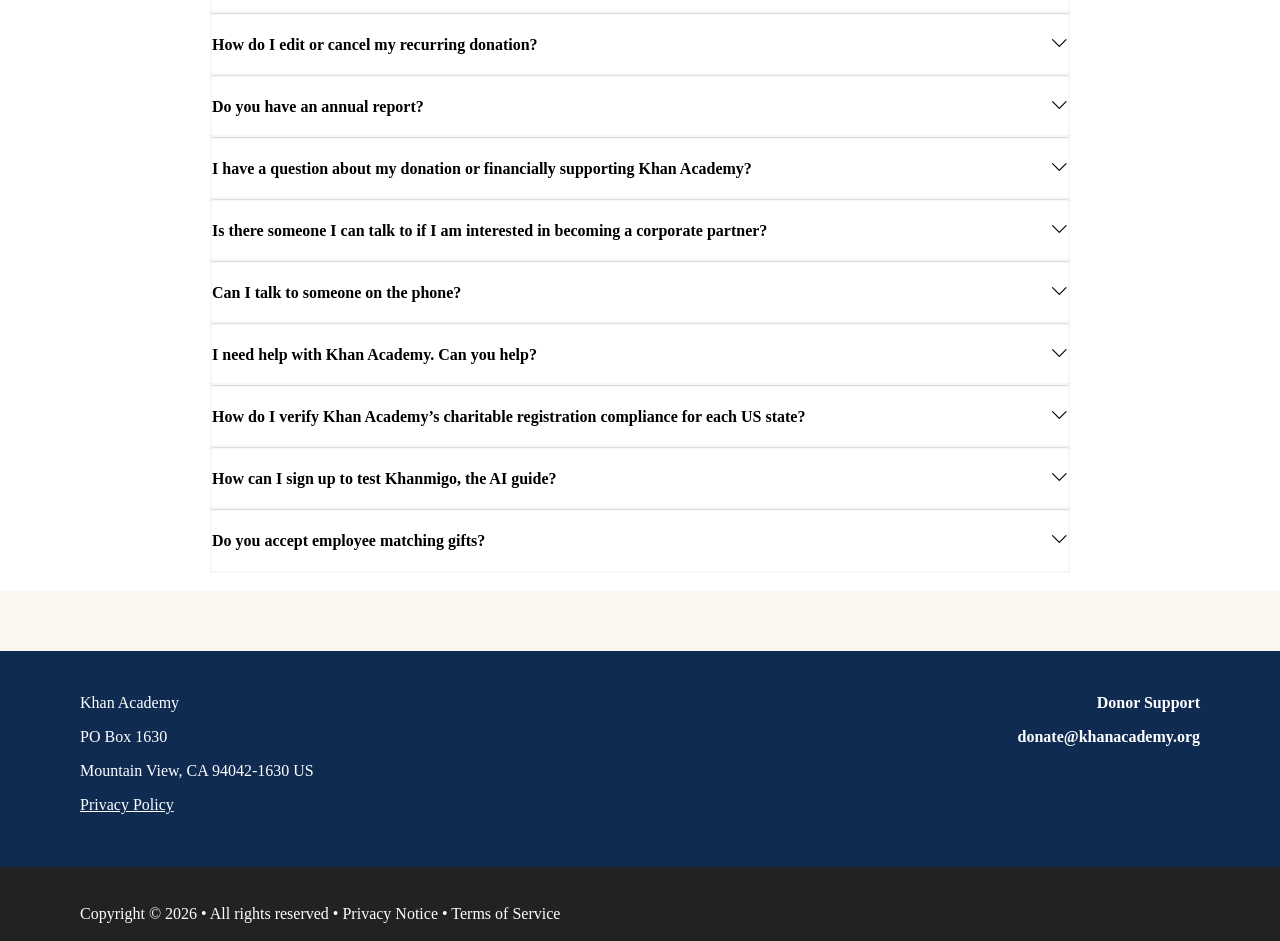
<file: html/page2.html>
<!DOCTYPE html>
<html lang="en">

<head>
    <link rel="stylesheet" href="../css/page2.css">
    <meta charset="UTF-8">
    <meta name="viewport" content="width=device-width, initial-scale=1.0">
    <title>Document</title>
    <link rel="stylesheet" href="https://cdn.jsdelivr.net/npm/bootstrap-icons@1.13.1/font/bootstrap-icons.min.css">
</head>

<body>
    <div class="header">
        <div class="left">
            <img src="../mutimedia/image/logo.png" alt="Khan Academy Logo">
        </div>

        <div class="right">
            <select>
                <option>NGN | Nigerian Naira</option>
                <option>USD | US Dollar</option>
                <option>GBP | British Pound</option>
                <option>NGN | Nigerian Naira</option>
                <option>USD | US Dollar</option>
                <option>GBP | British Pound</option>
                <option>NGN | Nigerian Naira</option>
                <option>USD | US Dollar</option>
                <option>GBP | British Pound</option>
                <option>NGN | Nigerian Naira</option>
                <option>USD | US Dollar</option>
                <option>GBP | British Pound</option>
                <option>NGN | Nigerian Naira</option>
                <option>USD | US Dollar</option>
                <option>GBP | British Pound</option>
                <option>NGN | Nigerian Naira</option>
                <option>USD | US Dollar</option>
                <option>GBP | British Pound</option>
                <option>NGN | Nigerian Naira</option>
                <option>USD | US Dollar</option>
                <option>GBP | British Pound</option>
                <option>NGN | Nigerian Naira</option>
                <option>USD | US Dollar</option>
                <option>GBP | British Pound</option>
                <option>NGN | Nigerian Naira</option>
                <option>USD | US Dollar</option>
                <option>GBP | British Pound</option>
            </select>
        </div>
    </div>
    <section class="hero1">
        <div class="total">

            <!-- LEFT TEXT -->
            <div class="unlock">
                <h3>Unlock a world of learning—for everyone, everywhere</h3>
                <p>
                    You or someone you care about has experienced the power of free, world-class learning—now you can
                    help make it possible for someone else.Khan Academy is supported by less than 1% of users, and every
                    $1 donated equals 100 minutes of learning for students around the world.
                </p>
                <p class="second">
                    Your gift matters. By giving today, you help ensure that anyone, anywhere—no matter their income—can
                    access the tools they need to learn and thrive. If Khan Academy has helped you or someone you love,
                    now’s the time to give back.
                </p>
            </div>

            <!-- RIGHT CARD -->
            <div class="make">
                <h3>Make an impact today!</h3>

                <!-- TOGGLE -->
                <div class="main">
                    <button>One-time</button>
                    <button class="active">Recurring</button>
                </div>

                <p class="choose">Choose an amount to donate monthly</p>

                <!-- DROPDOWN -->
                <select class="dropdown">
                    <option>Monthly</option>
                    <option>Yearly</option>
                </select>

                <!-- AMOUNTS -->
                <div class="amounts">
                    <button class="active">$12</button>
                    <button>$20</button>
                    <button>$30</button>
                    <button>$50</button>
                </div>

                <!-- OTHER -->
                <div class="other">
                    <span>USD</span>
                    <input type="text" placeholder="$ Other">
                </div>
                <div class="dedicate">
                    <input type="checkbox" id="dedicate">
                    <label for="dedicate">Dedicate my donation</label>
                </div>

                <div class="bottom">
                    <button class="donate-btn">Donate monthly</button>
                </div>

            </div>

        </div>
    </section>

    <section class="grateful">
        <div class="grate">
            <div class="grate1">
                <img src="/mutimedia/image/g1.png" alt="">
                <h3>Grateful for free learning?
                    Pay it forward.</h3>
                <p>Khan Academy stays free thanks to donors like you. If you've learned here, your gift helps others do
                    the same—with no ads, no paywalls, and no pressure. Just learning, for everyone.</p>
            </div>
            <div class="grate2">
                <img src="/mutimedia/image/g2.png" alt="">
                <h3>Believe in equal access to education? Help make it real.</h3>
                <p>Your donation gives every student—no matter their background—a fair shot at success. Free,
                    high-quality learning shouldn’t be a luxury. It should be for everyone.</p>
            </div>
            <div class="grate3">
                <img src="/mutimedia/image/g3.png" alt="">
                <h3>Khan Academy helped you? You can help others.</h3>
                <p>Khan Academy helped Maya (above) graduate high school. If Khan Academy supported your goals, join the
                    thousands who give back. Your gift keeps the learning going.</p>
            </div>
        </div>

    </section>
    <section class="provide">
        <div class="provider">
            <h2>Provide a free, world-class
                education for anyone, anywhere</h2>
            <p>Khan Academy offers free, high-quality learning tools—including videos, practice questions, quizzes,
                articles, and Khanmigo, our AI tutor and teaching assistant—for learners from preschool to early
                college, with a focus on math and science. We partner with schools across the U.S. to support
                under-resourced communities and boost classroom learning. Dozens of studies show Khan Academy works.
                Today, over 180 million learners in 190+ countries and 50+ languages use our platform.</p>
            <img class="togethers" src="/mutimedia/image/user.webp" alt="">
        </div>

    </section>
    <section class="join">
        <div class="joining">
            <h3>Join the Learners Fund</h3>
            <p>Deepen your support. Become a member and give classrooms full of hungry minds the key to unlock learning
                - all while receiving special benefits.</p>
            <button>Learn more</button>
        </div>

    </section>
    <section class="tiers">

        <div class="tier-card">
            <img src="/mutimedia/image/class1.webp" alt="" class="tier-img">

            <h3>Knowledge Apprentice, $1,000</h3>
            <p>Provide a path for around 20 students to exceed anticipated learning growth.</p>
            <p class="italic">
                Receive recognition in the Annual Report, Cornerstone Updates, and invitations to exclusive Khan Academy
                events.
            </p>

            <button>Donate</button>
        </div>

        <div class="tier-card">
            <img src="/mutimedia/image/class2.webp" alt="" class="tier-img">

            <h3>Curiosity Champion, $5,000</h3>
            <p>Provide a path for around 100 students to exceed anticipated learning growth.</p>
            <p class="italic">
                Receive recognition in the Annual Report, Cornerstone Updates, invitations to exclusive Khan Academy
                events, and access to Khanmigo.
            </p>

            <button>Donate</button>
        </div>

        <div class="tier-card">
            <img src="/mutimedia/image/class3.webp" alt="" class="tier-img">

            <h3>Scholar Supporter, $10,000</h3>
            <p>Provide a path for around 200 students to exceed anticipated learning growth.</p>
            <p class="italic">
                Receive recognition in the Annual Report, Cornerstone Updates, invitations to exclusive Khan Academy
                events.
            </p>

            <button>Donate</button>
        </div>

    </section>
    <section class="plan">

        <div class="plan-container">

            <!-- LEFT IMAGE -->
            <div class="plan-img">
                <img src="../mutimedia/image/computerlady.webp" alt="">
            </div>

            <!-- RIGHT TEXT -->
            <div class="plan-text">
                <h2>Plan a Donor-Advised Fund donation</h2>
                <p>
                    Activate your impact through your DAF. Together, we expand
                    opportunity—for every learner and for the world.
                </p>

                <button>Learn more</button>
            </div>

        </div>

    </section>
    <section class="double">
        <div class="doubleorg">
            <div class="dee">
                <h3>Double your impact!</h3>
                <p>
                    Did you know you might be able to double your gift? Check to see if your employer matches!
                </p>
                <button>Match my gift</button>
            </div>
            <div class="double-img">
                <img src="../mutimedia/image/tomato.png" alt="">
            </div>
        </div>
    </section>
    <section class="terms">
        <div class="term">
            <p class="pee">By donating, you agree to our <span class="under"> terms of service</span> and <span
                    class="under">privacy policy.</span></p>
            <p id="push">
                Khan Academy is a 501(c)3 tax-exempt organization and your donation is tax-deductible within the
                guidelines
                of U.S. law. To claim a donation as a deduction on your U.S. taxes, please keep your donation receipt as
                your official record.
            </p>
        </div>
    </section>
    <section class="faqr">
        <div class="faq">


            <!-- ITEM -->
            <div class="faq-item active">
                <div>
                    <h2>Frequently asked questions</h2>
                </div>
                <div class="faq-question">

                    <div>
                        <h4>Is this donation tax deductible?</h4>
                    </div>
                    <i class="bi bi-chevron-up"></i>
                </div>
                <div class="faq-answer">
                    <p>
                        We are a registered 501(c)(3) non-profit in the United States, and all gifts to us are tax
                        deductible in the United States to the fullest extent allowed by law. Our Tax ID number is
                        26-1544963.
                    </p>
                </div>
            </div>

            <!-- ITEM -->
            <div class="faq-item">
                <div class="faq-question">
                    <h4>How do I give by check?</h4>
                    <i class="bi bi-chevron-down"></i>
                </div>
                <div class="faq-answer">
                    <p>
                        Please make your check payable to Khan Academy. If your gift is for a specific fund, program,
                        school, etc., please specify that in the memo line.
                        Mail to:
                        Khan Academy
                        P.O. Box 1630
                        Mountain View, CA 94042-1630
                    </p>
                </div>
            </div>

            <!-- ITEM -->
            <div class="faq-item">
                <div class="faq-question">
                    <h4>Do you accept employee matching gifts?</h4>
                    <i class="bi bi-chevron-down"></i>
                </div>
                <div class="faq-answer">
                    <p>
                        Many employers offer a Matching Gifts Program that can double or triple your personal gift to
                        Khan Academy. Some employee matching programs require submitting proof of a donation through a
                        company portal, and then the company will provide a matching gift. Other programs allow
                        employees to donate through a company portal and have their donations matched automatically. You
                        can check to see if your company matches here.
                    </p>
                </div>
            </div>
            <div class="faq-item">
                <div class="faq-question">
                    <h4>Can I donate stock or make my donation by wire transfer?</h4>
                    <i class="bi bi-chevron-down"></i>
                </div>
                <div class="faq-answer">
                    <p>
                        Yes, we accept donations of stock and donations by domestic and international wire transfer.
                        Please email donate@khanacademy.org for our wire and stock transfer information.
                    </p>
                </div>
            </div>
            <div class="faq-item">
                <div class="faq-question">
                    <h4>Do you accept cryptocurrency donations?</h4>
                    <i class="bi bi-chevron-down"></i>
                </div>
                <div class="faq-answer">
                    <p>
                        We accept Bitcoin (BTC), Bitcoin Cash (BCH), Litecoin (LTC), and Ethereum (ETH).
                        Please use these addresses to donate cryptocurrency:

                        Bitcoin(BTC): 3DSz18xqMv7o6G7NicpDKxNbYRmiuNY9dL

                        Bitcoin Cash(BCH): qz04has28gxd0jpc2acd0hs4aj6e62ee3gqvyl92n6

                        Litecoin(LTC): M8Zfthokj74qhtth6ynUhuQgfHTN6Tiac1

                        Ethereum(ETH): 0x891432Ab6414EFff5d986E14848eCD1e6b2961ae

                        Please notify at donate@khanacademy.org if you are making a crypto donation and require a
                        receipt.
                    </p>
                </div>
            </div>
            <div class="faq-item">
                <div class="faq-question">
                    <h4>Can I donate in a currency other than US dollars?</h4>
                    <i class="bi bi-chevron-down"></i>
                </div>
                <div class="faq-answer">
                    <p>
                        Yes! You can select the currency you would like to use on the donation page to the left next to
                        the donation amount buttons.
                    </p>
                </div>
            </div>
            <div class="faq-item">
                <div class="faq-question">
                    <h4>How do I manage my recurring donation?</h4>
                    <i class="bi bi-chevron-down"></i>
                </div>
                <div class="faq-answer">
                    <p>
                        With Classy, you can manage your recurring donation. You can easily do things like update your
                        payment information, change your donation amount, or download receipts. Use the link at the
                        bottom of your receipt to create a login for Classy. You must use the same email you used to
                        start your donation. Once you've created an account, you can log into the donor portal at any
                        time. More info here.
                    </p>
                </div>
            </div>
            <div class="faq-item">
                <div class="faq-question">
                    <h4>How do I edit or cancel my recurring donation?</h4>
                    <i class="bi bi-chevron-down"></i>
                </div>
                <div class="faq-answer">
                    <p>
                        Use the Manage Your Donation link at the bottom of your receipt. You must use the same email you
                        used to start your donation for your Classy login. Once logged in, scroll to Recurring Donation.
                        Select Edit Donation. You can edit the frequency, amount, end date and payment information. Then
                        select Save Changes. You can cancel your donation by selecting Cancel Recurring Donation. More
                        info here.
                    </p>
                </div>
            </div>
            <div class="faq-item">
                <div class="faq-question">
                    <h4>Do you have an annual report?</h4>
                    <i class="bi bi-chevron-down"></i>
                </div>
                <div class="faq-answer">
                    <p>
                        You can check out our latest annual report at khanacademy.org/annualreport.
                    </p>
                </div>
            </div>
            <div class="faq-item">
                <div class="faq-question">
                    <h4>I have a question about my donation or financially supporting Khan Academy?</h4>
                    <i class="bi bi-chevron-down"></i>
                </div>
                <div class="faq-answer">
                    <p>
                        The Learners Fund is a select community of supporters who make unrestricted gifts of $1,000 to
                        $99,999 each year. Interested in joining the Learners Fund and changing lives for millions of
                        learners each month in more than 190 countries? Click here to learn more.
                    </p>
                </div>
            </div>
            <div class="faq-item">
                <div class="faq-question">
                    <h4>Is there someone I can talk to if I am interested in becoming a corporate partner?</h4>
                    <i class="bi bi-chevron-down"></i>
                </div>
                <div class="faq-answer">
                    <p>
                        If you have any other donation related questions not answered here, please email
                        donate@khanacademy.org . If you have a question related to a recent donation, please include
                        your first and last name and the email address used when making the donation.
                    </p>
                </div>
            </div>
            <div class="faq-item">
                <div class="faq-question">
                    <h4>Can I talk to someone on the phone?</h4>
                    <i class="bi bi-chevron-down"></i>
                </div>
                <div class="faq-answer">
                    <p>
                        Please reach out to donate@khanacademy.org Inspire your employees to celebrate and support
                        learning, and elevate your company’s role as a global leader in education.
                    </p>
                </div>
            </div>
            <div class="faq-item">
                <div class="faq-question">
                    <h4>I need help with Khan Academy. Can you help?</h4>
                    <i class="bi bi-chevron-down"></i>
                </div>
                <div class="faq-answer">
                    <p>

                        Khan Academy is a small but mighty team and we unfortunately are unable to provide service over
                        the phone. If you reach out to our support team at support.khanacademy.org or email
                        donate@khanacademy.org , we will do the best we can to help you.
                    </p>
                </div>
            </div>
            <div class="faq-item">
                <div class="faq-question">
                    <h4>How do I verify Khan Academy’s charitable registration compliance for each US state?</h4>
                    <i class="bi bi-chevron-down"></i>
                </div>
                <div class="faq-answer">
                    <p>
                        Please check out our compliance <a href="./page3.html">here.</a>
                    </p>
                </div>
            </div>
            <div class="faq-item">
                <div class="faq-question">
                    <h4>How can I sign up to test Khanmigo, the AI guide?</h4>
                    <i class="bi bi-chevron-down"></i>
                </div>
                <div class="faq-answer">
                    <p>
                        Please check out our compliance here.
                    </p>
                </div>
            </div>
            <div class="faq-item">
                <div class="faq-question">
                    <h4>Do you accept employee matching gifts?</h4>
                    <i class="bi bi-chevron-down"></i>
                </div>
                <div class="faq-answer">
                    <p>
                        Please sign up here. A donation on this page will not get you access.
                    </p>
                </div>
            </div>
        </div>



    </section>
    <footer>

        <!-- TOP FOOTER -->
        <div class="footer-top">

            <!-- LEFT -->
            <div class="footer-left">
                <h4>Khan Academy</h4>
                <h4>PO Box 1630</h4>
                <h4>Mountain View, CA 94042-1630 US</h4>

                <h4><a href="#">Privacy Policy</a></h4>
            </div>

            <!-- RIGHT -->
            <div class="footer-right">
                <h4>Donor Support</h4>
                <h4>donate@khanacademy.org</h4>
            </div>

        </div>

        <!-- BOTTOM FOOTER -->
        <div class="footer-bottom">
            <p>
                Copyright © 2026 • All rights reserved •
                <a href="#">Privacy Notice</a> •
                <a href="#">Terms of Service</a>
            </p>
        </div>

    </footer>
</body>
<script>
    const items = document.querySelectorAll(".faq-item");

    items.forEach(item => {
        const question = item.querySelector(".faq-question");
        const icon = item.querySelector("i");

        question.addEventListener("click", () => {

            // toggle current item
            item.classList.toggle("active");

            // change icon
            if (item.classList.contains("active")) {
                icon.classList.remove("bi-chevron-down");
                icon.classList.add("bi-chevron-up");
            } else {
                icon.classList.remove("bi-chevron-up");
                icon.classList.add("bi-chevron-down");
            }

        });
    });
</script>

</html>
</file>
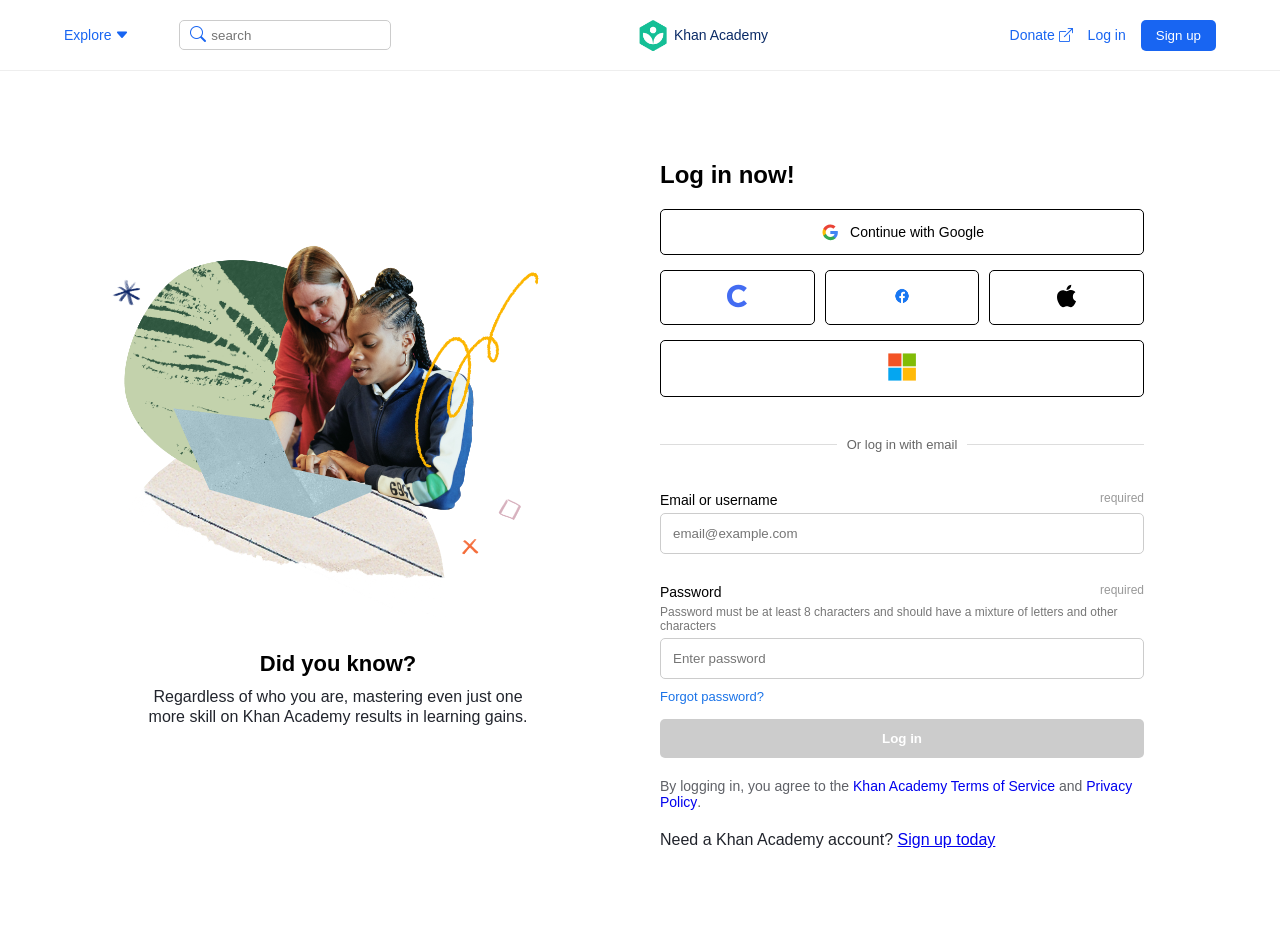
<file: html/page5.html>
<!DOCTYPE html>
<html lang="en">

<head>
    <link rel="stylesheet" href="../css/page5.css">
    <meta charset="UTF-8">
    <meta name="viewport" content="width=device-width, initial-scale=1.0">
    <title>Khan Section</title>
    <link rel="stylesheet" href="https://cdn.jsdelivr.net/npm/bootstrap-icons@1.13.1/font/bootstrap-icons.min.css">

</head>

<body>

    <div class="navbase">
        <nav class="navbar">
            <div class="nav-left">

                <div class="explore-wrapper">
                    <a href="#" class="explore-btn">Explore <i class="bi bi-caret-down-fill"></i> </a>
                    <!-- <div class="dropdown3">


                        <div class="left">
                            <div class="item">Math: Pre-K - 8th grade</div>
                            <div class="item">Math: High school & college</div>
                            <div class="item">Math: Multiple grades</div>
                            <div class="item">Math: Illustrative Math-aligned</div>
                            <div class="item">Math: Eureka Math Squared-aligned</div>
                            <div class="item active">Math: Eureka Math-aligned</div>
                            <div class="item">Math: Get ready courses</div>
                            <div class="item">Test prep</div>
                            <div class="item">English language arts (ELA)</div>
                            <div class="item">Science</div>
                            <div class="item">Social studies</div>
                            <div class="item">Economics</div>
                            <div class="item">Computing</div>
                            <div class="item">Life skills</div>
                        </div>


                        <div class="right">
                            <div class="content">
                                <h4>MATH: EUREKA MATH-ALIGNED</h4>
                                <p>3rd grade math</p>
                                <p>4th grade math</p>
                                <p>5th grade math</p>
                                <p>6th grade math</p>
                                <p>7th grade math</p>
                                <p>8th grade math</p>
                            </div>
                        </div>

                    </div> -->
                </div>
                <div class="search-container">
                    <i class="bi bi-search" id="now"></i>
                    <input type="text" placeholder="search" id="now">
                </div>
            </div>
            <div class="nav-center">
                <img src="../mutimedia/image/original logo.png" alt="logo">
                <span>Khan Academy</span>
            </div>
            <!-- Right section -->
            <div class="nav-right">
                <a href="./html/page2.html">Donate <i class="bi bi-box-arrow-up-right" id="icon"></i></a>
                <a href="#">Log in</a>
                <button>Sign up</button>
            </div>
            <div class="after">
                <i class="bi bi-search"></i>
                <i class="bi bi-list" id="spa"></i>
            </div>

        </nav>
    </div>
    <section class="main2">
        <div class="mainin">
            <div class="left1">
                <img id="left2" src="../mutimedia/image/lludo.png" alt="illustration">

                <h3>Did you know?</h3>
                <p>
                    Regardless of who you are, mastering even just one more skill
                    on Khan Academy results in learning gains.
                </p>
            </div>

            <!-- RIGHT SIDE -->
            <div class="right2">

                <h2>Log in now!</h2>

                <!-- Social Buttons -->
                <button class="google-btn">
                    <img src="../mutimedia/image/google.svg" alt="">
                    <span>Continue with Google</span>
                </button>

                <div class="social-icons">
                    <button><img src="../mutimedia/image/ccc.svg" alt=""></button>
                    <button><img src="../mutimedia/image/facebook.png" alt=""></button>
                    <button><img src="../mutimedia/image/apple.svg" alt=""></button>
                </div>

                <button class="microsoft-btn"><img src="../mutimedia/image/microsoft.png" alt=""></button>

                <div class="divider">
                    <span>Or log in with email</span>
                </div>

                <!-- FORM -->
                <form>
                    <div class="label-row">
                        <label>Email or username</label>
                        <span class="req">required</span>
                    </div>
                    <input type="text" placeholder="email@example.com">

                    <div class="label-row">
                        <label>Password</label>
                        <span class="req">required</span>
                    </div>
                    <p class="pass-note">
                        Password must be at least 8 characters and should have a mixture of letters and other characters
                    </p>
                    <input type="password" placeholder="Enter password">

                    <a href="#" class="forgot">Forgot password?</a>

                    <button type="submit" class="login-btn">Log in</button>
                    <p class="new">By logging in, you agree to the <a href="#">Khan Academy Terms of Service</a> and <a
                            href="#">Privacy Policy</a>.</p>
                    <p class="last">Need a Khan Academy account? <a href="#">Sign up today</a></p>
                </form>

            </div>
        </div>

    </section>

</body>

</html>
</file>
<file: css/index.css>
* {
    margin: 0;
    padding: 0;
    box-sizing: border-box;
    
    
}

body {
    margin: 0;
    font-family: Arial, Helvetica, sans-serif;
}

.navbase {
    border-bottom: 1px solid #e5e5e5;
    position: sticky;   
    top: 0;
    z-index: 99999;     
    background: white; 
}

.total-hero,
.explore-menu,
.footer {
    box-sizing: border-box;
}

.hero,
.hero2,
.hero3,
.container4 {
    width: 100%;
    max-width: 1200px;
    margin: auto;
    padding-left: 15px;
    padding-right: 15px;
}
img {
    max-width: 100%;
    height: auto;
    display: block;
}
.navbar {
    max-width: 90%;
    margin: auto;
    display: flex;
    flex-wrap: wrap;
    align-items: center;
    justify-content: space-between;
    padding: 10px 25px;
    /* background: rgb(255, 255, 255); */

    /* border: 1px solid rgb(161, 154, 154); */

}

.nav {
    padding: 20px;
    border-bottom: 1px solid #ddd;
}

/* WRAPPER */
.explore-wrapper {
    padding-top: 10px;
    position: relative;
    /* display:inline-block; */
}

/* BUTTON */
.explore-btn {
    color: #1a73e8;
    cursor: pointer;
    font-weight: 600;
}

/* DROPDOWN */
.dropdown3 {
    position: absolute;
    top: 40px;
    left: 0;
   width: 90vw;
    max-width: 700px;
     
    background: #fff;
    display: flex;
    box-shadow: 0 10px 30px rgba(0, 0, 0, 0.1);
    border-radius: 6px;
     margin-top: 5px;

    opacity: 0;
    visibility: hidden;
    transform: translateY(10px);
    transition: 0.3s;
    z-index: 100000;
}

/* ✅ CORRECT HOVER */
.explore-wrapper:hover .dropdown3 {
    opacity: 1;
    visibility: visible;
    transform: translateY(0);
}
.nav-center span{
    margin-top: 5px;
    font-size: 20px;
}
.nav-center span:hover{
    color: #1a73e8;
}
.nav-right a:hover {
    color: 2px solid #1a73e8;
    text-decoration: underline; /* optional */
}
.role-card :hover{
    color: yellow;

}
.nav-right button:hover {
    background: #1557b0; /* darker blue */
}
/* LEFT */
.left {
    width: 50%;
    border-right: 1px solid #eee;
}

.item {
    padding: 12px 20px;
    cursor: pointer;
    position: relative;
}

.item:hover {
    background: #f5f5f5;
}

.item.active {
    background: #eef3ff;
    font-weight: 600;
}

/* RIGHT */
.right {
    width: 50%;
    padding: 20px;
}

.content h4 {
    color: #1a73e8;
    font-size: 14px;
    margin-bottom: 10px;
}

.content p {
    margin: 6px 0;
    font-size: 14px;
}

.content p:hover {
    color: #1a73e8;
}

/* left side */
#now {
    color: rgb(24, 125, 245);
}

#now::placeholder {
    color: rgb(24, 125, 245);
}

.nav-left {
    display: flex;
    justify-content: space-around;
    /* align-items: center; */
    gap: 20px;
    color: rgb(24, 125, 245);
}

.nav-left a {
    text-decoration: none;
    color: rgb(24, 125, 245);
}


/* .explore{
    text-decoration:none;
    color:#1a73e8;
    font-weight:600;
} */

/*  */

/* center */
.nav-center {
    display: flex;
    align-items: center;
    gap: 2px;
    font-weight: 700;
    font-size: 18px;
}

#icon {
    font-size: 12px;
}

.nav-center img {
    width: 35px;
    font-weight: 600;
}

/* right side */
.nav-right {
    display: flex;
    align-items: center;
    gap: 20px;
}

.nav-right a {
    text-decoration: none;
    color: #1a73e8;
}

.nav-right button {
    background: #1a73e8;
    color: white;
    border: none;
    padding: 8px 14px;
    border-radius: 5px;
    cursor: pointer;
}

.search-container {
    position: relative;
    width: 170px;
    color: rgb(24, 125, 245);
}

.search-container input {
    width: 100%;
    padding: 10px 12px 10px 40px;
    border: 1px solid #b9b1b1;
    border-radius: 6px;
    outline: none;
    font-size: 14px;
    color: rgb(24, 125, 245);
}

.search-container input:focus {
    border-color: #1a73e8;
}

.search-container i {
    position: absolute;
    top: 50%;
    left: 12px;
    transform: translateY(-50%);
    color: #888;
    font-size: 16px;
}

.after {
    display: none;
    color: #1a73e8;
    gap: 100px;
    font-size: 20px;
}

/* ================= HERO SECTION ================= */

.total-hero {
    width: 80%;
    margin: auto;
    padding-top: 60px;
}

/* layout */
/* ================= HERO SECTION ================= */

.total-hero {
    width: 80%;
    margin: auto;
    padding-top: 60px;
}

/* layout */
.hero {
    display: flex;
    justify-content: space-between;
    align-items: flex-start; /* 🔥 keeps both starting same line */
    gap: 60px;
}

/* ================= LEFT SIDE ================= */

.hero-left {
    flex: 1;
    max-width: 520px;
    display: flex;
    flex-direction: column;
}
.khanhide{
    margin-top: 40px;
    max-width: 520px;
    text-align: left;
    display: none;
}

/* FIXED heading */
.hero-left h5 {
    font-size: 40px;
    font-weight: 600;
    line-height: 1.2; /* 🔥 fixed from 0.8 */
    color: rgb(33, 36, 44);
    margin: 0 0 15px 0; /* 🔥 remove default top margin */
}

/* paragraph */
.hero-left p {
    font-size: 18px;
    line-height: 1.6;
    color: rgb(33, 36, 44);
    margin: 0 0 25px 0; /* 🔥 remove default spacing */
}
.khanhide h5 {
    font-size: 40px;
    font-weight: 600;
    line-height: 1.2; /* 🔥 fixed from 0.8 */
    color: rgb(33, 36, 44);
    margin: 0 0 15px 0; /* 🔥 remove default top margin */
}

/* paragraph */
.khanhide p {
    font-size: 18px;
    line-height: 1.6;
    color: rgb(33, 36, 44);
    margin: 0 0 25px 0; /* 🔥 remove default spacing */
}

/* image */
.hero-left img {
    width: 100%;
    max-width: 450px;
}

/* ================= RIGHT SIDE ================= */

.hero-right {
    flex: 1;
    max-width: 400px;
    display: flex;
    flex-direction: column;
}

/* heading */
.hero-right h3 {
    font-size: 24px;
    color: #1a1a1a;
    margin: 0 0 25px 0; /* 🔥 remove default top margin */
}

/* role cards */
.role-card {
    display: flex;
    justify-content: space-between;
    align-items: center;
    padding: 18px 20px;
    border: 1px solid #d0d7e2;
    border-radius: 8px;
    margin-bottom: 15px;
    cursor: pointer;
    background: #f8fafc;
    transition: all 0.3s ease;
}

/* hover */
.role-card:hover {
    border-color:2px solid #1a73e8;
    background: #1a73e8;
}

/* text */
.role-card span {
    font-size: 16px;
    color: #1a1a1a;
}

/* arrow */
.role-card i {
    color: #1a73e8;
    font-size: 18px;
}

/* login text */
.login-text {
    font-size: 14px;
    margin-top: 10px;
    color: #555;
}

.login-text a {
    color: #1a73e8;
    text-decoration: none;
}

.login-text a:hover {
    text-decoration: underline;
}

/* ================= GLOBAL FIX (IMPORTANT) ================= */

/* remove default browser spacing causing misalignment */
h1, h2, h3, h4, h5, p {
    margin-top: 0;
}

/* ================= RESPONSIVE ================= */


/* ================= RESPONSIVE ================= */


button {
    max-width: 100%;
}

h1, h2, h3, p {
    word-wrap: break-word;
}
.hero-left h5,
.content h1,
.content2 h1,
.title4 {
    font-size: clamp(24px, 5vw, 40px);
}

/* explore dropdown container */
.explore-menu {
    max-width: 1100px;
    width: 100%;
    margin: auto;
    background: #f7f7f7;
    padding: 30px;
    display: grid;
    /* grid-template-columns: 1fr 1fr; */
    grid-template-columns: repeat(auto-fit, minmax(300px, 1fr));
    gap: 40px;
    font-family: Arial, Helvetica, sans-serif;
}

/* each section */
.menu-section {
    margin-bottom: 25px;
}

/* section title */
.menu-title {
    display: flex;
    align-items: center;
    justify-content: space-between;
    font-size: 16px;
    font-weight: 600;
    margin-bottom: 15px;
}

/* icon circle */
.icon img {

    width: 40px;
    height: 40px;
    border-radius: 50%;
    display: flex;
    align-items: center;
    justify-content: center;
    margin-right: 10px;
}

/* title alignment */
.menu-title h3 {
    flex: 1;
    margin-left: 10px;
    font-size: 20px;
}

/* arrow */
.arrow {
    font-size: 18px;
    color: #444;
}

/* course list container */
.menu-content {
    display: grid;
    grid-template-columns: 1fr 1fr;
    gap: 20px;
}

/* column links */
.menu-column {
    display: flex;
    flex-direction: column;
}

/* links */
.menu-column a {
    text-decoration: none;
    font-size: 16px;
    padding: 4px 0;
    font-family: Lato, "Noto Sans", Helvetica, Corbel, sans-serif;
    font-weight: 400;
    line-height: 20px;
    color: rgb(33, 36, 44);
}

/* hover effect */
.menu-column a:hover {
    color: #1a73e8;
}

/* divider line */
.menu-section+.menu-section {
    /* border-top: 1px solid #ddd; */
    padding-top: 20px;
}

.why-section {
    text-align: center;
    padding: 80px 20px;
}

.why-section h1 {
    font-size: 40px;
    margin-bottom: 60px;
    color: #1a1a1a;
}

.features {
    display: flex;
    justify-content: center;
    gap: 60px;
    flex-wrap: wrap;
}

.feature {
    max-width: 300px;
}

.ico {
    
    border-radius: 50%;
    margin: 0 auto 20px;
    display: flex;
    align-items: center;
    justify-content: center;
    font-size: 28px;
    padding-top: 40px;
}

.ico img {
    width: 150px;
}


.feature h3 {
    font-family: "Source Serif Pro", "Noto Serif", serif;
font-size: 26px;
font-weight: 400;
line-height: 30px;
color: rgb(33, 36, 44);
    margin-bottom: 15px;
    
}

.feature p {
    font-family: Lato, "Noto Sans", sans-serif;
font-size: 16px;
font-weight: 400;
line-height: 26px;
color: rgb(33, 36, 44);
}

.hero2 {
    max-width: 90%;
    margin: 0 auto;
    display: flex;
    align-items: center;
    justify-content: space-between;
    gap: 150px;
    padding: 60px 0;
}

/* LEFT SIDE */
.imagess {
    flex: 1;
}

.imagess img {
    width: 100%;
    max-width: 600px;
    /* control image size */
}

/* RIGHT SIDE */
.content {
    flex: 1;
    max-width: 300px;
}

.tag {
    font-size: 12px;
    letter-spacing: 2px;
    color: #6b7280;
    margin-bottom: 10px;
}

#cont{
    font-family: "Source Serif Pro", "Noto Serif", serif;
font-size: 44px;
font-weight:800;
line-height: 48px;
color: rgb(33, 36, 44);
    margin-bottom: 20px;
}

#desc{
    font-family: Lato, "Noto Sans", sans-serif;
font-size: 20px;
font-weight: 400;
line-height: 30px;
color: rgb(33, 36, 44);
}

#button{
    background: #2563eb;
    color: white;
    padding: 15px 30px;
    border: none;
    border-radius: 6px;
    cursor: pointer;
    font-size: 20px;
    margin-top: 30px;
}

.content {
    max-width: 800px;
}

.tag {
    letter-spacing: 2px;
    color: #6c757d;
    font-size: 12px;
    margin-bottom: 15px;
}

.content h1 {
    font-size: 36px;
    line-height: 1.3;
    color: #1c1c1c;
    margin-bottom: 20px;
    max-width: 80%;
}

.desc {
    color: #555;
    font-size: 16px;
    margin-bottom: 25px;
    line-height: 1.6;
    max-width: 75%;
}

button {
    padding: 14px 22px;
    background: #2d6cdf;
    color: white;
    border: none;
    border-radius: 6px;
    font-size: 15px;
    cursor: pointer;
}

button:hover {
    background: #1f54b5;
}



.join-container {
    max-width: 80%;
    margin: 100px auto 300px auto;
    text-align: center;
    position: relative; /* 🔥 important */
}
.join-container h1{
    margin-top: 60px;
    font-family: "Source Serif Pro", "Noto Serif", serif;
font-size: 44px;
font-weight: 600;
line-height: 48px;
color: rgb(33, 36, 44);
}
/* Buttons stay on top */
.buttons {
    display: flex;
    flex-direction: column;
    align-items: center;
    gap: 15px;
    position: relative;
    z-index: 2;
    margin-top: 20px;
}
.buttons button{
   padding: 20px;
    width: 100%;
    max-width: 300px;
    font-family: Lato, "Noto Sans", Helvetica, Corbel, sans-serif;
font-size: 14px;
font-weight: 400;
line-height: 21px;
color: rgb(255, 255, 255);

}

/* Background image wrapper */
.bg-image {
    position: absolute;
    top: 90%;
    left: 50%;
    transform: translate(-50%, -50%); /* center it */
    z-index: 1; /* behind buttons */
    pointer-events: none; /* prevents blocking clicks */
}


.bg-image img {
    max-width: 700px; 
    /* margin-bottom: 600px; */
    /* width: 100%; */
    opacity: 1; 
}      
.
rters {
    background: #f3f3f3;
    text-align: center;
    padding: 100px 20px;
    position: relative;
}
/* SECTION LAYOUT */
.hero3 {
    max-width: 100%;
    margin: 0 auto;
    display: flex;
    align-items: center;
    justify-content: space-between;
    gap: 200px;
    padding: 110px 0;
}

/* LEFT SIDE */
.content2 {
    flex: 1;
    max-width: 400px;
}

.tag2 {
    font-size: 12px;
    letter-spacing: 2px;
    color: #6b7280;
    margin-bottom: 15px;
}

/* HEADING */
.content2 h1 {
    font-size: 40px;
    line-height: 1.0;
    margin-bottom: 20px;
}

/* GREEN HIGHLIGHT */
.highlight {
    background: #c7e3d5;
    padding: 5px 10px;
    border-radius: 4px;
}

/* DESCRIPTION */
.desc2 {
    font-size: 16px;
    color: #444;
    margin-bottom: 25px;
    line-height: 1.6;
}

/* BUTTON */
button {
    background: #2563eb;
    color: white;
    padding: 12px 22px;
    border: none;
    border-radius: 6px;
    cursor: pointer;
}

/* RIGHT IMAGE */
.image4 img {
    width: 100%;
    max-width: 550px;
    display: none;
}
.image2 {
    flex: 1;
    text-align: right;
}
/* .image4 {
    flex: 1;
    text-align: right;
} */

.image2 img {
    width: 100%;
    max-width: 600px;
}
/* FULL WIDTH BACKGROUND */
.testimonial {
    width: 100%;
    background: #f3f4f6;   /* light grey */
    padding: 100px 0;
}

/* INNER CONTENT (80%) */
.container {
    width: 80%;
    margin: 0 auto;
}

/* QUOTE TEXT */
.quote {
    font-size: 28px;
    line-height: 1.6;
    color: #333;
    max-width: 900px;
}

/* PROFILE SECTION */
.profile {
    display: flex;
    justify-content: flex-end;  /* push to right */
    align-items: center;
    margin-top: 50px;
    gap: 15px;
}

/* TEXT INFO */
.info h4 {
    margin: 0;
    font-size: 14px;
    letter-spacing: 1px;
}

.info span {
    font-size: 12px;
    color: #666;
}

/* IMAGE */
.avatar img {
    width: 100px;
    height: 100px;
    border-radius: 50%;
    object-fit: cover;
}
.hero4 {
    padding: 60px 0;
}

.container4 {
    max-width: 90%;
    margin: auto;
    display: flex;
    align-items: center;
    justify-content: space-between;
    /* gap: 40px; */
}

/* LEFT */
.hero4-left img {
    width: 100%;
    max-width: 600px;
}

/* RIGHT */
.hero4-right {
    max-width: 700px;
}

.small-text {
    font-size: 14px;
    letter-spacing: 2px;
    color: gray;
    margin-bottom: 15px;
}

/* 🔥 THIS replaces <br> */
.title4 {
    font-family: "Source Serif Pro", "Noto Serif", serif;
font-size: 46px;
font-weight: 600;
line-height: 48px;
color: rgb(33, 36, 44);
    max-width: 420px; 
}

.description4 {
    font-family: Lato, "Noto Sans", sans-serif;
font-size: 18px;
font-weight: 400;
line-height: 30px;
color: rgb(33, 36, 44);
margin-top: 25px;
    max-width: 450px;
}

/* BUTTON */
#button {
    background: #2563eb;
    color: white;
    border: none;
    padding: 14px 25px;
    border-radius: 6px;
    font-size: 16px;
    cursor: pointer;
}

button:hover {
    background: #1e4ed8;
}
/* Top wave shape */
.wave-top {
    
    position: absolute;
    top: 0;
    left: 0;
    width: 100%;
    height: 80px;
    background: #eaeaea;
    background-color: white;
    border-bottom-left-radius: 120% 40px;
    border-bottom-right-radius: 50% 40px;
}

/* Title */
.supporters h2 {
    font-size: 28px;
    color: #2c4a5a;
    margin-bottom: 60px;
    position: relative;
    z-index: 1;
}

/* Logos container */
.logos {
    display: grid;
    grid-template-columns: repeat(4, 1fr);
    gap: 40px 60px;
    align-items: center;
    justify-items: center;
    max-width: 900px;
    margin: auto;
}

/* Logos */
.logos img {
    max-width: 200px;
    opacity: 0.85;
    filter: grayscale(100%);
}

.footer {
    background: #0f2a4a;
    color: #c7d1dc;
    padding: 80px 60px 40px;
    font-family: Arial, sans-serif;
}

/* LAYOUT */
.footer-container {
    display: grid;
    grid-template-columns: 1fr 2fr;
    width: 100%;
    gap: 60px;
}

/* LEFT TEXT */
.footer-left {
    max-width: 350px;
}

.footer-left .mission {
    font-size: 18px;
    line-height: 1.5;
    margin-bottom: 25px;
}

.footer-left .donate {
    font-size: 15px;
    line-height: 1.6;
}

.footer-left a {
    color: #ffffff;
    text-decoration: none;
    font-weight: 600;
}

/* LINKS GRID */
.footer-links {
    display: flex;
    gap: 80px;
}

/* COLUMNS */
.col {
    display: flex;
    flex-direction: column;
}

.col h4 {
    color: #ffffff;
    margin-bottom: 15px;
    font-size: 16px;
}

/* LINKS */
.col a {
    color: #c7d1dc;
    text-decoration: none;
    margin-bottom: 10px;
    font-size: 14px;
    transition: 0.3s;
}

.col a:hover {
    color: #ffffff;
}

/* APP BUTTONS */
.apps-title {
    margin-top: 20px;


}

.apps {
    width: 100px;
}

.goog {
    width: 100px;
    padding-top: 10px;
}

.store {
    width: 140px;
    margin-top: 10px;
    cursor: pointer;
}

/* BOTTOM */
.footer-bottom {
    margin-top: 60px;
    display: flex;
    justify-content: space-between;
    font-size: 13px;
    color: #aab7c4;
}

.countries span {
    margin-left: 10px;

}

@media(max-width:1023px) {
    .explore-menu {
        width: 100%;
        display: block;
    }

    .menu-section {
        display: block;
    }

    .menu-content {
        display: block;
    }
    .hero3{
    display: block;
    width: 90%;
}
.hero2{
    display: block;
    max-width: 60%;
    /* text-align: center; */
    margin: 0 auto;
}
.content2 h1{
    font-size: 30px;
   width: 1000px;
    margin-bottom: 20px;
    
    /* text-align: center; */
}
.content2{
    max-width: 60%;
    /* text-align: center; */
    margin: 0 auto;
}
.image2{
    display: none;
}
.image4 img{
    display: block;
    padding-bottom: 50px;
    margin:0 auto;
    width: 800px;
}
    .container4{
        display: block;
        max-width: 60%;
    /* text-align: center; */
    margin: 0 auto;
    }
    .hero4-right{
        padding-top: 30px;
    }
      
}

@media(max-width:900px) {
    .hero2 {
        grid-template-columns: 1fr;
        text-align: center;
    }
    .container {
        flex-direction: column;
        text-align: center;
    }

    .title {
        font-size: 30px;
        max-width: 100%;
    }
    .images {
        height: 300px;
    }

    .content {
        margin: auto;
    }

    .navbar {
        max-width: 90%;
    }

    .hero {
        flex-direction: column;
        align-items: flex-start;
    }

    .hero-left {
        max-width: 100%;
    }

    .hero-right {
        width: 100%;
        margin-top: 40px;
    }

    .logos {
        grid-template-columns: repeat(2, 1fr);
        gap: 30px;
    }

    .footer-container {
        flex-direction: column;
        gap: 40px;
    }

    .footer-links {
        flex-wrap: wrap;
        gap: 40px;
    }

    .col {
        min-width: 200px;
    }

}

@media(max-width:785px) {

    .explore-menu {
        display: block;
        /* remove grid */
        max-width: 95%;
        padding: 15px;
        background-color: rgb(245,245,245);
        border-radius: 10px;
       
    }
        .small-text {
    font-size: 12px;
    
}
.title4 {
    font-family: "Source Serif Pro", "Noto Serif", serif;
font-size: 32px;
font-weight: 400;
line-height: 35px;
color: rgb(33, 36, 44);
    max-width: 420px; 
}

.description4 {
    font-family: Lato, "Noto Sans", sans-serif;
font-size: 14px;
font-weight:250;
line-height: 20px;
color: rgb(33, 36, 44);
margin-top: 25px;
    max-width: 450px;
}
.bg-image {
    position: absolute;
    top: 90%;
    left: 50%;
    transform: translate(-50%, -50%); /* center it */
    z-index: 1; /* behind buttons */
    pointer-events: none; /* prevents blocking clicks */
}


.bg-image img {
    max-width: 500px; 
    /* margin-bottom: 600px; */
    /* width: 100%; */
    opacity: 1; 
}

    .explore-left,
    .explore-right {
        width: 100%;
    }
    .hero {
        gap: 20px;
    }

    .hero2 {
        flex-direction: column;
        text-align: center;
    }


    .menu-section {
        border-bottom: 1px solid #ddd;
        padding: 12px 0;
    }

    .menu-title {
        display: flex;
        align-items: center;
        gap: 10px;
    }

    .menu-title h3 {
        font-size: 16px;
    }

    /* 🔴 HIDE CONTENT BY DEFAULT */
    .menu-content {
        display: none;
    }

    /* optional when active */
    .menu-section.active .menu-content {
        display: block;
        padding-top: 10px;
    }

    .menu-column {
        display: block;
    }

    .menu-column a {
        display: block;
        padding: 6px 0;
        font-size: 14px;
    }


    .after {
        display: block;
        gap: 60px;
    }
    .navbar{
        max-width: 100%;
    }
    #spa{
        margin-left: 20px;
    }

    .total-hero {
        max-width: 95%;
        /* position: relative; */

    }

    .hero-left img {
        display: none;
    }

    .hero-right {
        margin-top: 1px;
    }

    .nav-left {
        display: none;
    }

    .navbar {
        display: flex;
        justify-content: space-between;
    }

    .nav-right {
        display: none;
    }

    .footer-container {
        display: grid;
        grid-template-columns: 1fr 1fr;
        gap: 30px;
    }

    /* 👇 footer-left full width */
    .footer-left {
        grid-column: 1 / -1;
        grid-row: 1;
    }

    /* 👇 convert links into grid */
    .footer-links {
        display: grid;
        grid-template-columns: 1fr 1fr;
        grid-column: 1 / -1;
        grid-row: 2;
        gap: 30px;
    }

    /* 👇 NOW POSITION EACH COLUMN */

    .footer-links .col:nth-child(1) {
        grid-column: 1;
        grid-row: 1;
    }

    .footer-links .col:nth-child(2) {
        grid-column: 1;
        grid-row: 2;
    }

    .footer-links .col:nth-child(3) {
        grid-column: 2;
        grid-row: 1 / span 2;
        /* takes middle/right height */
        align-self: center;
        /* center vertically */
    }
}

@media(max-width:600px) {
    .explore-menu {
        align-items: center;
        max-width: 90%;
        width: 100%;
        display: block;
    }
}

@media(max-width:568px) {
    .hero-left {
        display: none;
    }
    .khanhide{
        display: block;
    }
    .hero-right p{
        text-align: left;
    }
    .container4{
        text-align: left;
        max-width: 100%;
    }
    .container{
        text-align: left;
    }
    .total-hero {
        width: 100%;
        /* margin-top: 100px; */
    }
    .content{
        text-align: left;
    }
    .hero2{
        max-width: 90%;
    }
   #cont{
    font-family: "Source Serif Pro", "Noto Serif", serif;
font-size: 30px;
font-weight:300;
line-height: 30px;
color: rgb(33, 36, 44);
    margin-bottom: 20px;
}
#desc{
    font-family: Lato, "Noto Sans", sans-serif;
font-size: 14px;
font-weight: 50;
line-height: 30px;
color: rgb(33, 36, 44);
}
.hero3{
    display: block;
    max-width: 90%;
}
.content2 h1{
    font-size: 20px;
    /* line-height: ; */
    margin-bottom: 20px;
   
    /* text-align: center; */
}
.content2{
    /* max-width: 70%; */
    text-align: center;
}
.image2{
    display: none;
}
.image4 img{
    display: block;
    padding-bottom: 50px;
    
}
.quote {
    font-size: 24px;
    line-height: 1.6;
    color: #333;
    max-width: 900px;
}

    .footer {
        /* padding: 50px 20px; */
    }
.join-container h1{
    font-size: 30px;
}
.buttons button{
    padding: 20px 100px;
}
.bg-image img {
    max-width: 400px; 
    /* margin-bottom: 600px; */
    /* width: 100%; */
    /* opacity: 1;  */
}
.buttons{
    gap: 5px;
}

}

@media(max-width:520px) {
    .dob-inputs {
        display: block;

    }

    .dob-inputs select {
        width: 100%;
        margin-bottom: 10px;
    }

    .logos {
        grid-template-columns: 1fr;
    }

    .supporters h2 {
        font-size: 22px;
    }
}
@media(max-width:300px) {

    .footer {
        width: 100%;
        padding: 40px 10px; /* reduce side padding */
    }

    .footer-container {
        grid-template-columns: 1fr; /* stack everything */
        width: 100%;
    }

    .footer-links {
        grid-template-columns: 1fr; /* single column */
    }

    .col {
        width: 100%;
    }

    .footer-bottom {
        flex-direction: column;
        gap: 10px;
        text-align: center;
    }
}

@media(max-width: 900px) {
    .hero {
        flex-direction: column;
        text-align: center;
        align-items: center;
    }

    .hero-left,
    .hero-right {
        max-width: 100%;
    }

    .hero-left img {
        margin: auto;
    }
}

@media(max-width: 500px) {
    .total-hero {
        width: 95%;
    }

    .hero-left h5 {
        font-size: 28px;
    }

    .hero-right h3 {
        font-size: 20px;
    }
    #close{
        display: none;
    }
    .role-card {
        padding: 15px;
    }
}
@media(max-width:350px){
    .supporters{
        max-width: 100%;
    }
    .wave-top{
        max-width: 100%;
    }
}
@media(max-width: 490px){
    .col h4 {
    color: #ffffff;
    margin-bottom: 10px;
    font-size: 14px;
}

/* LINKS */
.col a {
    color: #c7d1dc;
    text-decoration: none;
    margin-bottom: 8px;
    font-size: 10px;
    transition: 0.3s;
}
}
</file>
<file: css/page2.css>
* {
    margin: 0;
    padding: 0;
    box-sizing: border-box;
}
body{
    background-color: rgb(250,247,240);
}

.header {
    display: flex;
    justify-content: space-between;
    align-items: center;
    padding: 10px 20px;
    background-color: white;
}

/* Left side (logo image) */
.left img {
    height: 45px;
    object-fit: contain;
}

/* Right side (currency dropdown) */
.right select {
    padding: 10px 40px;
    border-radius: 6px;
    border: 1px solid #ccc;
    font-size: 14px;
    background-color: #fff;
    cursor: pointer;
}

.hero1{
    background-image: url("../mutimedia/image/lecture.jpg");
    background-size: cover;
    background-position: center;
    background-repeat: no-repeat;
    height: 100vh;
}

/* LAYOUT */
.total{
    display:flex;
    justify-content:space-between;
    align-items:center;
    width:85%;
    margin:auto;
    height:100%;
}

/* LEFT TEXT */
.unlock{
    max-width:50%;
    color:white;
    padding-top: 130px;
}

.unlock h3{
    font-size:40px;
    line-height:1.2;
    margin-bottom:20px;
}

.unlock p{
    font-size:16px;
    margin-bottom:15px;
    color: white;
}

.second{
    margin-top:10px;
}

/* RIGHT CARD */
.make{
    width:380px;
    background:white;
    border-radius:15px;
    padding:20px;
}

.make h3{
    text-align:center;
    margin-bottom:15px;
}

/* TOGGLE */
.main{
    display:flex;
    background:#e3ecfd;
    border-radius:30px;
    overflow:hidden;
    margin:15px 0;
}

.main button{
    flex:1;
    padding:10px;
    border:none;
    background:transparent;
    cursor:pointer;
    font-weight:600;
}

.main .active{
    background:#1865f2;
    color:white;
    border-radius:30px;
}

/* TEXT */
.choose{
    text-align:center;
    margin:15px 0;
}

/* DROPDOWN */
.dropdown{
    width:100%;
    padding:10px;
    border-radius:8px;
    border:1px solid #ccc;
    margin-bottom:15px;
}

/* AMOUNT BUTTONS */
.amounts{
    display:grid;
    grid-template-columns:1fr 1fr;
    gap:10px;
}

.amounts button{
    padding:12px;
    border:none;
    border-radius:10px;
    background:#e3ecfd;
    cursor:pointer;
    font-weight:bold;
}

.amounts .active{
    background:#1865f2;
    color:white;
}

/* OTHER INPUT */
.other{
    display:flex;
    margin-top:15px;
    border-radius:10px;
    overflow:hidden;
    border:1px solid #ccc;
}

.other span{
    padding:10px;
    background:#e3ecfd;
}

.other input{
    border:none;
    padding:10px;
    width:100%;
}
.other{
    display:flex;
    margin-top:15px;
    border-radius:10px;
    overflow:hidden;
    border:1px solid #ddd;
}

.other span{
    padding:12px;
    background:#e3ecfd;
    font-weight:500;
}

.other input{
    border:none;
    padding:12px;
    width:100%;
    outline:none;
}
.dedicate{
    display:flex;
    align-items:center;
    gap:8px;
    margin:15px 0;
    font-size:14px;
}
.bottom{
    background:#f5f5f5;
    padding:20px;
    margin:20px -20px -20px -20px; /* stretch full width */
    border-bottom-left-radius:15px;
    border-bottom-right-radius:15px;
}
.donate-btn{
    width:100%;
    padding:15px;
    background:black;
    color:white;
    border:none;
    border-radius:12px;
    font-size:16px;
    font-weight:bold;
    cursor:pointer;
}
.donate-btn:hover{
    opacity:0.9;
}
.grateful{
    max-width: 90%;
    margin: 70px auto;
}
.grate{
    display: flex;
    justify-content: space-between;
    gap: 25px;
}
.grate img{
     width: 100%;
    height: auto;
}
.grate1{
    max-width: 33.3%;
}
.grate1 h3{
    max-width: 70%;
    
}
.grate1 .great2.great3, p{
    font-family: Lato, "Lato Fallback";
font-size: 16px;
font-weight: 400;
line-height: 24px;
color: rgb(0, 0, 0);
max-width: 92%;
padding-top: 20px;
}
.provide{
    background-color: rgb(191,230,221);
    width: 100%;
    height: 90vh;
     
}

.provider{
     margin: 0 auto;
    padding: 140px 0;
}
.provider h2{
    font-family: "Source Serif 4", "Source Serif 4 Fallback";
font-size: 32px;
font-weight: 400;
line-height: 38.4px;
color: rgb(0, 0, 0);
width: 35%;
text-align: center;
margin: 0 auto;
}
.provider p{
    text-align: center;
    margin: 0 auto;
    width: 58%;
    font-family: Lato, "Lato Fallback";
font-size: 16px;
font-weight: 400;
line-height: 24px;
color: rgb(0, 0, 0); 
}
.togethers{
    width: 600px;
    margin: 10px 300px;
    
}
.joining{
    max-width: 70%;
    margin: 60px auto;
}
.join h3{
    text-align: center;
    font-family: "Source Serif 4", "Source Serif 4 Fallback";
font-size: 32px;
font-weight: 400;
line-height: 38.4px;
color: rgb(0, 0, 0);
}
.join p{
    text-align: center ;
    font-family: Lato, "Lato Fallback";
font-size: 18px;
font-weight: 400;
line-height: 24px;
color: rgb(0, 0, 0);
}
.joining button{
    padding: 5px 10px;
}
/* SECTION BACKGROUND */
.tiers{
    display:flex;
    justify-content:space-between;
    gap:30px;
    width:85%;
    margin:60px auto;
}

.tier-card{
    width:100%;
}

/* IMAGE */
.tier-img{
    width:100%;
    border-radius:10px;
    margin-bottom:20px;
}

/* TEXT */
.tier-card h3{
    margin-bottom:10px;
}

.tier-card p{
    margin-bottom:10px;
    line-height:1.5;
}

.italic{
    font-style:italic;
}

/* BUTTON */
.tier-card button{
    margin-top:15px;
    padding:12px 25px;
    background:#1865f2;
    color:white;
    border:none;
    border-radius:8px;
    cursor:pointer;
    font-weight:600;
}

.tier-card button:hover{
    opacity:0.9;
}
/* SECTION */
.plan{
    background:#5b2458; /* purple */
    padding:60px 0;
}

/* CONTAINER */
.plan-container{
    width:95%;
    margin:auto;
    display:flex;
    align-items:center;
    justify-content:space-between;
}

/* LEFT IMAGE */
.plan-img img{
    width:450px;
    max-width:100%;
}

/* RIGHT TEXT */
.plan-text{
    max-width:500px;
    color:white;
    text-align:left;
}

.plan-text h2{
    font-size:40px;
    font-family: serif;
    margin-bottom:20px;
    text-align: right;
}

.plan-text p{
    font-size:16px;
    line-height:1.6;
    margin-bottom:25px;
    color: white;
    text-align: right;
    margin-left: 50px;
}

/* BUTTON */
.plan-text button{
    background:#1865f2;
    color:white;
    padding:20px 25px;
    border:none;
    border-radius:8px;
    cursor:pointer;
    font-weight:600;
    margin-left: 300px;
    
}   

.plan-text button:hover{
    opacity:0.9;
}
.double{
     padding:100px 0;
     background-color: white;
}
.doubleorg{
    max-width: 95%;
    display: flex;
    justify-content: space-between;
    margin: 0 auto;
    
}
.double-img img{
    width: 300px;
}
.under{
    color: blue;
    text-decoration: underline;
}
.dee h3{
    font-family: "Source Serif 4", "Source Serif 4 Fallback";
font-size: 32px;
font-weight: 500;
line-height: 38.4px;
color: rgb(33, 36, 44);
}
.dee p{
font-family: Lato, "Lato Fallback";
font-size: 19px;
font-weight: 400;
line-height: 24px;
color: rgb(33, 36, 44);
    max-width: 75%;
} 
.dee button{
    padding: 20px 30px;
    text-align: center;
    background-color: #1865f2;
    border: none;
    color: white;
    border-radius: 5px;
    font-size: 19px;
    margin-top: 20px;
}  
.terms{
    background-color: white;
 
}
.term{
    max-width: 75%;
    margin: 0 auto;
}
.pee{
    text-align: center;
}
.term p{
    font-family: Lato, "Lato Fallback";
font-size: 14px;
font-weight: 400;
line-height: 25px;
color: rgb(33, 36, 44);
text-align: center;
}
.faqr{
    background-color: white;
    margin-top: 30px;
}
.faq{
    width:70%;
    margin:60px auto;
    background:white;
    /* padding:30px; */
    border-radius:10px;
    padding:40px 20px 20px 20px;
    position:relative;
    background:#fff;

}
.faq-title{
    position:absolute;
    top:-12px;
    left:20px;
    background:#fff; /* same as container */
    padding:0 10px;
    font-size:20px;
    font-weight:600;
}

.faq h2{
    margin-bottom:20px;
}

/* ITEM */
.faq-item{
    border-top:1px solid #ddd;
    padding:20px 0;
     box-shadow: 0 0 0 2px rgba(0,0,0,0.03);
}

/* QUESTION */
.faq-question{
    display:flex;
    justify-content:space-between;
    align-items:center;
    cursor:pointer;
}

.faq-question h4{
    font-size:16px;
}

/* ICON */
.faq-question i{
    font-size:18px;
}

/* ANSWER */
.faq-answer{
    max-height:0;
    overflow:hidden;
    transition:0.3s ease;
}

/* ACTIVE */
.faq-item.active .faq-answer{
    max-height:200px;
    margin-top:10px;
}
.faq-item.active{
  box-shadow: 0 0 0 2px #eef1f5;
  border: none;

}
.faq-answer p{
    font-family: Lato, "Lato Fallback";
font-size: 16px;
font-weight: 400;
line-height: 24px;
color: rgb(33, 36, 44);
}
/* FOOTER TOP */
.footer-top{
    background:#0f2b52; /* dark blue */
    color:white;
    display:flex;
    justify-content:space-between;
    padding:40px 80px;
}

/* LEFT SIDE */
.footer-left h4{
    margin-bottom:10px;
    font-family: Lato, "Lato Fallback";
font-size: 16px;
font-weight: 400;
line-height: 24px;
color: rgb(255, 255, 255);
}

.footer-left p{
    margin:5px 0;
}

.footer-left a{
    display:inline-block;
    /* margin-top:15px; */
    color:white;
    text-decoration:underline;
}

/* RIGHT SIDE */
.footer-right{
    text-align:right;
}

.footer-right h4{
    margin-bottom:10px;
    font-family: Lato, "Lato Fallback";
font-size: 16px;
font-weight: 700;
line-height: 24px;
color: rgb(255, 255, 255);
}

/* FOOTER BOTTOM */
.footer-bottom{
    background:#222;
    color:white;
    padding:15px 80px;
    font-size:14px;
}

.footer-bottom a{
    color:white;    
    text-decoration:none;
}
.footer-bottom p{
color:white;
}
.footer-bottom a:hover{
    text-decoration:underline;
}
/* =========================
   GLOBAL RESPONSIVE FIXES
========================= */
img {
    max-width: 100%;
    height: auto;
}

/* Fix overflow issues */
body, html {
    overflow-x: hidden;
}
/* =========================
   HERO FIX (MAIN ISSUE)
========================= */

/* make hero flexible instead of fixed height */
.hero1 {
    min-height: 100vh;   /* keeps full screen on large */
    height: auto;        /* allows it grow when needed */
    padding: 60px 0;     /* prevents content touching edges */
}

/* prevent content overflow inside hero */
.total {
    flex-wrap: wrap;  /* allows stacking when tight */
}
/* FIX GRATE WIDTH ISSUE (GLOBAL FIX) */
.grate1,
.grate2,
.grate3 {
    width: 100%;
    max-width: 100%;
}

/* FIX PARAGRAPH WIDTH INSIDE GRATE */
.grate1 p,
.grate2 p,
.grate3 p {
    max-width: 100%;
}


/* =========================
   1024px (TABLETS)
========================= */
@media (max-width: 1024px) {

    

    .grate {
        flex-direction: column;
        gap: 40px;
        
    }

    .grate1, .grate2, .grate3  {
        max-width: 100%;
        text-align: center;
    }

    .provide {
        height: auto;
        padding: 60px 20px;
    }

    .provider h2 {
        width: 100%;
    }

    .provider p {
        width: 100%;
    }

    .togethers {
        width: 100%;
        margin: 20px 0;
    }

    .tiers {
        flex-direction: column;
    }

    .plan-container {
        flex-direction: column;
        gap: 30px;
        text-align: center;
    }

    .plan-text {
        text-align: center;
    }

    .plan-text h2,
    .plan-text p {
        text-align: center;
        margin-left: 0;
    }

    .plan-text button {
        margin-left: 0;
    }

    /* .doubleorg {
        flex-direction: column;
        gap: 30px;
        text-align: center;
    } */

    .double-img img {
        width: 100%;
    }
}

/* =========================
   900px
========================= */
@media (max-width: 900px) {

    /* .unlock h3 {
        font-size: 30px;
    }

    .make {
        padding: 15px;
    } */

    .plan-img img {
        width: 100%;
    }

    .footer-top {
        padding: 30px 20px;
    }
}

/* =========================
   768px (SMALL TABLETS)
========================= */
@media (max-width: 768px) {

    .total {
        flex-direction: column;
        text-align: center;
        gap: 40px;
    }

    .unlock {
        max-width: 100%;
        padding-top: 50px;
    }

    .make {
        width: 100%;
        max-width: 500px;
    }

    .hero1 {
        height: auto;
        padding: 50px 0;
    }

    .unlock h3 {
        font-size: 26px;
    }

    .unlock p {
        font-size: 14px;
    }

    .make {
        width: 100%;
    }

    .amounts {
        grid-template-columns: 1fr;
    }

    .plan-text h2 {
        font-size: 28px;
    }

    .dee p {
        max-width: 100%;
    }

    .faq {
        width: 90%;
    }
}
/* =========================
   768px FIX (KEY PART)
========================= */
@media (max-width: 768px) {

    .hero1 {
        min-height: auto;       /* allow full expansion */
        height: auto;
        padding: 80px 20px;     /* more space = no overflow */
    }

    .total {
        flex-direction: column;
        align-items: center;
        gap: 30px;
        height: auto;           /* remove forced height */
    }

    .unlock {
        max-width: 100%;
        padding-top: 0;         /* remove excess push */
        text-align: center;
    }

    .make {
        width: 100%;
        max-width: 420px;       /* keeps it neat */
        margin: 0 auto;
    }
    .footer-top {
        flex-direction: column;
        align-items: left;
        gap: 30px;
        height: auto;           /* remove forced height */
    }
    .doubleorg{
         flex-direction: column;
        align-items: center;
        gap: 30px;
    }
    .footer-bottom{
        display: none;
    }
    .footer-right{
        text-align: left;
    }
}

/* =========================
   500px (MOBILE)
========================= */
@media (max-width: 500px) {

    .unlock h3 {
        font-size: 22px;
    }

    .make {
        border-radius: 10px;
    }

    .buttons button {
        padding: 15px;
        width: 100%;
    }

    .tier-card button {
        width: 100%;
    }

    .footer-bottom {
        padding: 15px 20px;
        text-align: center;
    }
}

/* =========================
   300px (VERY SMALL DEVICES)
========================= */
@media (max-width: 300px) {

    .unlock h3 {
        font-size: 18px;
    }

    .unlock p {
        font-size: 12px;
    }

    .make {
        padding: 10px;
    }

    .donate-btn {
        font-size: 14px;
        padding: 10px;
    }

    .faq-question h4 {
        font-size: 13px;
    }
}
</file>
<file: css/page5.css>
/* RESET */
* {
    margin: 0;
    padding: 0;
    box-sizing: border-box;
    font-family: Arial, Helvetica, sans-serif;
}



/* ================= NAVBAR ================= */
.navbase {
    width: 100%;
    background: #fff;
    border-bottom: 1px solid #eee;
}

.navbar {
    width: 90%;
    margin: auto;
    display: flex;
    align-items: center;
    justify-content: space-between;
    height: 70px;
    
}

/* LEFT NAV */
.nav-left {
    display: flex;
    align-items: center;
    gap: 20px;
    color: ;
}

.explore-btn {
    text-decoration: none;
    color: rgb(24,101,242);
    font-size: 14px;
}

.search-container {
    display: flex;
    align-items: center;
    border: 1px solid #ccc;
    padding: 5px 10px;
    border-radius: 5px;
    gap: 5px;
    margin-left: 30px;
}

.search-container input {
    border: none;
    outline: none;
    
}

/* CENTER */
.nav-center {
    display: flex;
    align-items: center;
    gap: 1px;
}
.nav-center span{
    color: rgb(10,42,102);
    font-size: 14px;
}

.nav-center img {
    width: 40px;
}

/* RIGHT */
.nav-right {
    display: flex;
    align-items: center;
    gap: 15px;
}

.nav-right a {
    text-decoration: none;
    color: rgb(24,101,242);
    font-size: 14px;
}
/* IMPORTANT: parent must be relative */
.explore-wrapper {
    position: relative;
}

/* HIDE DROPDOWN BY DEFAULT */
.dropdown3 {
    position: absolute;
    top: 100%;
    left: 0;
    width: 500px;
    background: #fff;
    display: none;   /* 🔥 THIS IS WHAT YOU MISSED */
    box-shadow: 0 4px 10px rgba(0,0,0,0.1);
    z-index: 999;
}

/* SHOW ON HOVER */
.explore-wrapper:hover .dropdown3 {
    display: flex;  /* use flex because you have left + right sections */
}
.nav-right button {
    padding: 8px 15px;
    background: rgb(24,101,242);
    color: #fff;
    border: none;
    border-radius: 5px;
}

/* MOBILE ICONS */
.after {
    display: none;
}

/* ================= MAIN SECTION ================= */
.main2 {
    width: 100%;
    padding: 50px 0;
}

.mainin {
    width: 85%;
    margin: auto;
    display: flex;
    gap: 40px;
    align-items: center;
}

/* LEFT SIDE */
.left1 {
    flex: 1;
    text-align: center;
    margin-bottom: 60px;
}

#left2 {
    width: 100%;
    max-width: 600px;
    margin-bottom: 20px;
}
input:invalid {
    box-shadow: none;
}

input:focus:invalid {
    outline: none;
}
.divider {
    display: flex;
    align-items: center;
    text-align: center;
    margin: 20px 0;
}

.divider::before,
.divider::after {
    content: "";
    flex: 1;
    height: 1px;
    background: #ddd;
}
#now{
    color: rgb(24,101,242);
}
.divider span {
    padding: 0 10px;
    font-size: 13px;
    color: #666;
    white-space: nowrap;
}
.label-row {
    display: flex;
    justify-content: space-between;
    align-items: center;
    font-size: 14px;
    margin-top: 10px;
}

.req {
    font-size: 12px;
    color: #999;
}

.pass-note {
    font-size: 12px;
    color: #777;
    margin-bottom: 5px;
}
.left1 h3 {
    font-size: 22px;
    margin-bottom: 10px;
}

.left1 p {
    font-family: Lato, "Noto Sans", sans-serif;
font-size: 16px;
font-weight: 400;
line-height: 20px;
color: rgb(33, 36, 44);
    max-width: 380px;
    margin: auto;
}

/* RIGHT SIDE */
.right2 {
    flex: 1;
    background: #fff;
    padding: 40px;
    border-radius: 8px;
}

.right2 h2 {
    margin-bottom: 20px;
}

/* BUTTONS */
button {
    cursor: pointer;
    border: none;
    border-radius: 5px;
}

/* GOOGLE */
.google-btn {
    width: 100%;
    padding: 12px;
    border: 1px solid black;
    background: #fff;
    margin-bottom: 15px;

    display: flex;              /* 🔥 KEY */
    align-items: center;        /* vertical alignment */
    justify-content: center;    /* center everything */
    gap: 10px;                  /* space between icon & text */

    white-space: nowrap;        /* 🔥 prevents breaking */
}
.social-icons img{
    width: 30px;
    
}
.google-btn img {
    width: 20px;
    height: 20px;
    position: static;   /* ✅ reset from absolute */
}
.google-btn span {
    font-size: 14px;
}
.microsoft-btn img{
    
    width: 30px;
}

/* SOCIAL */
.social-icons {
    display: flex;
    gap: 10px;
    margin-bottom: 15px;
}

.social-icons button {
    flex: 1;
    padding: 10px;
    border: 1px solid black;
    background: #fff;
}
.bi-box-arrow-up-right{
    font-weight: 600;
}

/* MICROSOFT */
.microsoft-btn {
    width: 100%;
    padding: 12px;
    border: 1px solid black;
    background: #fff;
    margin-bottom: 20px;
}

/* DIVIDER */


/* FORM */
form {
    display: flex;
    flex-direction: column;
}

form label {
    margin-top: 10px;
    margin-bottom: 5px;
    font-size: 14px;
}

form input {
    padding: 12px;
    border: 1px solid #ccc;
    border-radius: 5px;
    margin-bottom: 10px;
}

/* FORGOT */
.forgot {
    font-size: 13px;
    color: #1a73e8;
    text-decoration: none;
    margin-bottom: 15px;
}
/* NAV LINKS HOVER */
.navbar a:hover {
    color: rgb(24,123,245);
}
.navbar a {
    text-decoration: none;
}

.navbar a:hover {
    color: rgb(24,123,245);
    text-decoration: underline;
    text-decoration-color: rgb(24,123,245); /* 🔥 key */
}
.explore-btn:hover {
    color: rgb(24,123,245);
    text-decoration: underline;
    text-decoration-color: rgb(24,123,245);
}
.nav-center span:hover{
     color: rgb(24,123,245);
    /* text-decoration: underline; */
    /* text-decoration-color: rgb(24,123,245); */
}
.navbar a,
.explore-btn {
    transition: all 0.3s ease;
}
/* LOGIN */
.login-btn {
    padding: 12px;
    background: #ccc;
    color: #fff;
    font-weight: bold;
}
.new{
    margin-top: 20px;
    font-family: Lato, "Noto Sans", sans-serif;
font-size: 14px;
font-weight: 400;
line-height: 16px;
color: rgb(95, 97, 103);

}
.new a{
    text-decoration: none;
}
.last{
margin-top: 20px;
    font-family: Lato, "Noto Sans", sans-serif;
font-size: 16px;
font-weight: 400;
line-height: 20px;
color: rgb(33, 36, 44);
}

/* ================= RESPONSIVENESS ================= */

/* TABLET */
@media (max-width: 900px) {
    .mainin {
        flex-direction: column;
    }

    .left1 {
        order: 2;
    }

    .right2 {
        order: 1;
        width: 100%;
    }
}

/* MOBILE */
@media (max-width: 600px) {

    .navbar {
        width: 95%;
    }

    .nav-left,
    .nav-right {
        display: none;
    }

    .after {
        display: flex;
        gap: 15px;
    }

    .mainin {
        width: 95%;
    }

    .right2 {
        padding: 20px;
    }

    #left2 {
        width: 100%;
    }

    .left1 h3 {
        font-size: 18px;
    }

    .left1 p {
        font-size: 13px;
    }
}
</file>
